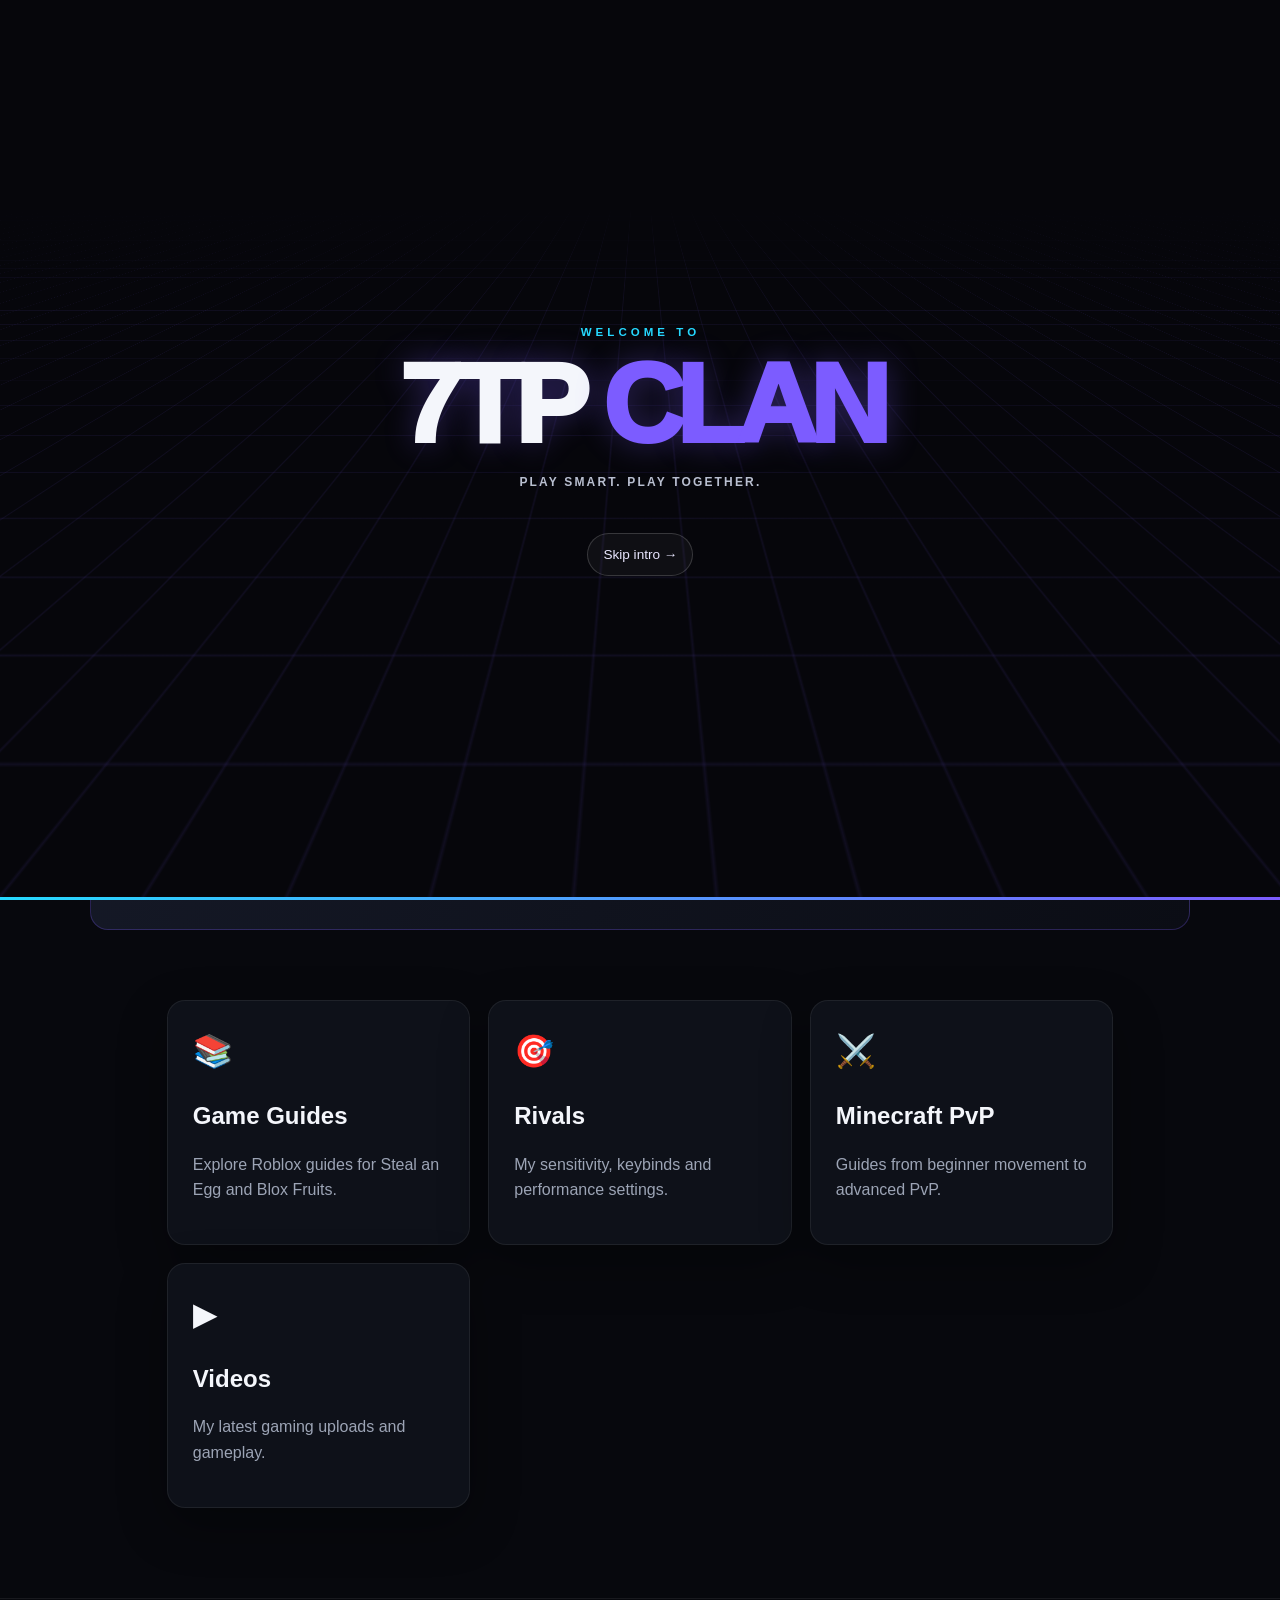
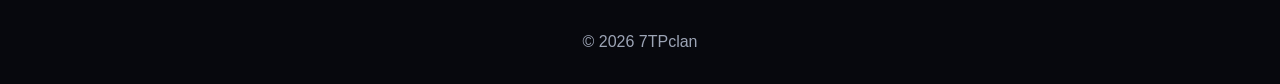
<file: index.html>
<!DOCTYPE html>
<html lang="en">
<head>
<meta charset="UTF-8"><meta name="viewport" content="width=device-width,initial-scale=1.0">
<title>7TPclan</title><link rel="stylesheet" href="style.css">
</head>
<body>
<div class="intro-overlay" id="introOverlay" aria-label="7TPclan intro" role="dialog" aria-modal="true">
  <div class="intro-grid" aria-hidden="true"></div>
  <div class="intro-content">
    <p class="intro-eyebrow">WELCOME TO</p>
    <div class="intro-logo">7TP <span>CLAN</span></div>
    <p class="intro-tagline">PLAY SMART. PLAY TOGETHER.</p>
    <button class="intro-skip" id="skipIntro" type="button">Skip intro <span aria-hidden="true">→</span></button>
  </div>
  <div class="intro-progress" aria-hidden="true"><span></span></div>
</div>
<header><a class="logo" href="index.html">7TP <span>CLAN</span></a>
<nav>
<a class="active" href="index.html">Home</a>
<a href="rivals.html">Rivals</a>
<a href="tryouts.html">Tryouts</a>
<a href="minecraft.html">Minecraft PvP</a>
<a href="game-guides.html">Game Guides</a>
    <a href="videos.html">Videos</a>
<a href="about.html">About</a>
</nav></header>
<main class="hero"><div>
<p class="eyebrow">GAMING • GUIDES • CONTENT</p>
<h1>PLAY SMART.<br><span>PLAY EPICAL.</span></h1>
<p class="lead">Welcome to my gaming hub. Find Rivals settings, Minecraft PvP guides, Roblox game guides and the latest videos.</p>
<div class="buttons"><a class="btn" href="rivals.html">View Rivals Settings</a><a class="btn ghost" href="videos.html">Watch My Videos</a></div>
</div><div class="hero-box"><b>7TPclan</b><strong>+</strong><small>RIVALS • MINECRAFT • MORE</small></div></main>
<section class="latest-update" aria-labelledby="latestUpdateTitle">
  <div class="latest-update-copy">
    <p class="eyebrow">SITE NEWS · OCTOBER 2026</p>
    <h2 id="latestUpdateTitle">The site is getting a <span>fresh update.</span></h2>
    <p>We’re polishing mobile navigation, checking links, improving tryout status visibility and adding a new 7TP intro experience.</p>
  </div>
  <span class="update-label">CURRENT RELEASE</span>
</section>
<section class="cards">
<a class="card" href="game-guides.html"><i>📚</i><h2>Game Guides</h2><p>Explore Roblox guides for Steal an Egg and Blox Fruits.</p></a>
<a class="card" href="rivals.html"><i>🎯</i><h2>Rivals</h2><p>My sensitivity, keybinds and performance settings.</p></a>
<a class="card" href="minecraft.html"><i>⚔️</i><h2>Minecraft PvP</h2><p>Guides from beginner movement to advanced PvP.</p></a>
<a class="card" href="videos.html"><i>▶</i><h2>Videos</h2><p>My latest gaming uploads and gameplay.</p></a>
</section>
<footer>© <span id="year"></span> 7TPclan</footer><script src="script.js"></script>
</body></html>
</file>
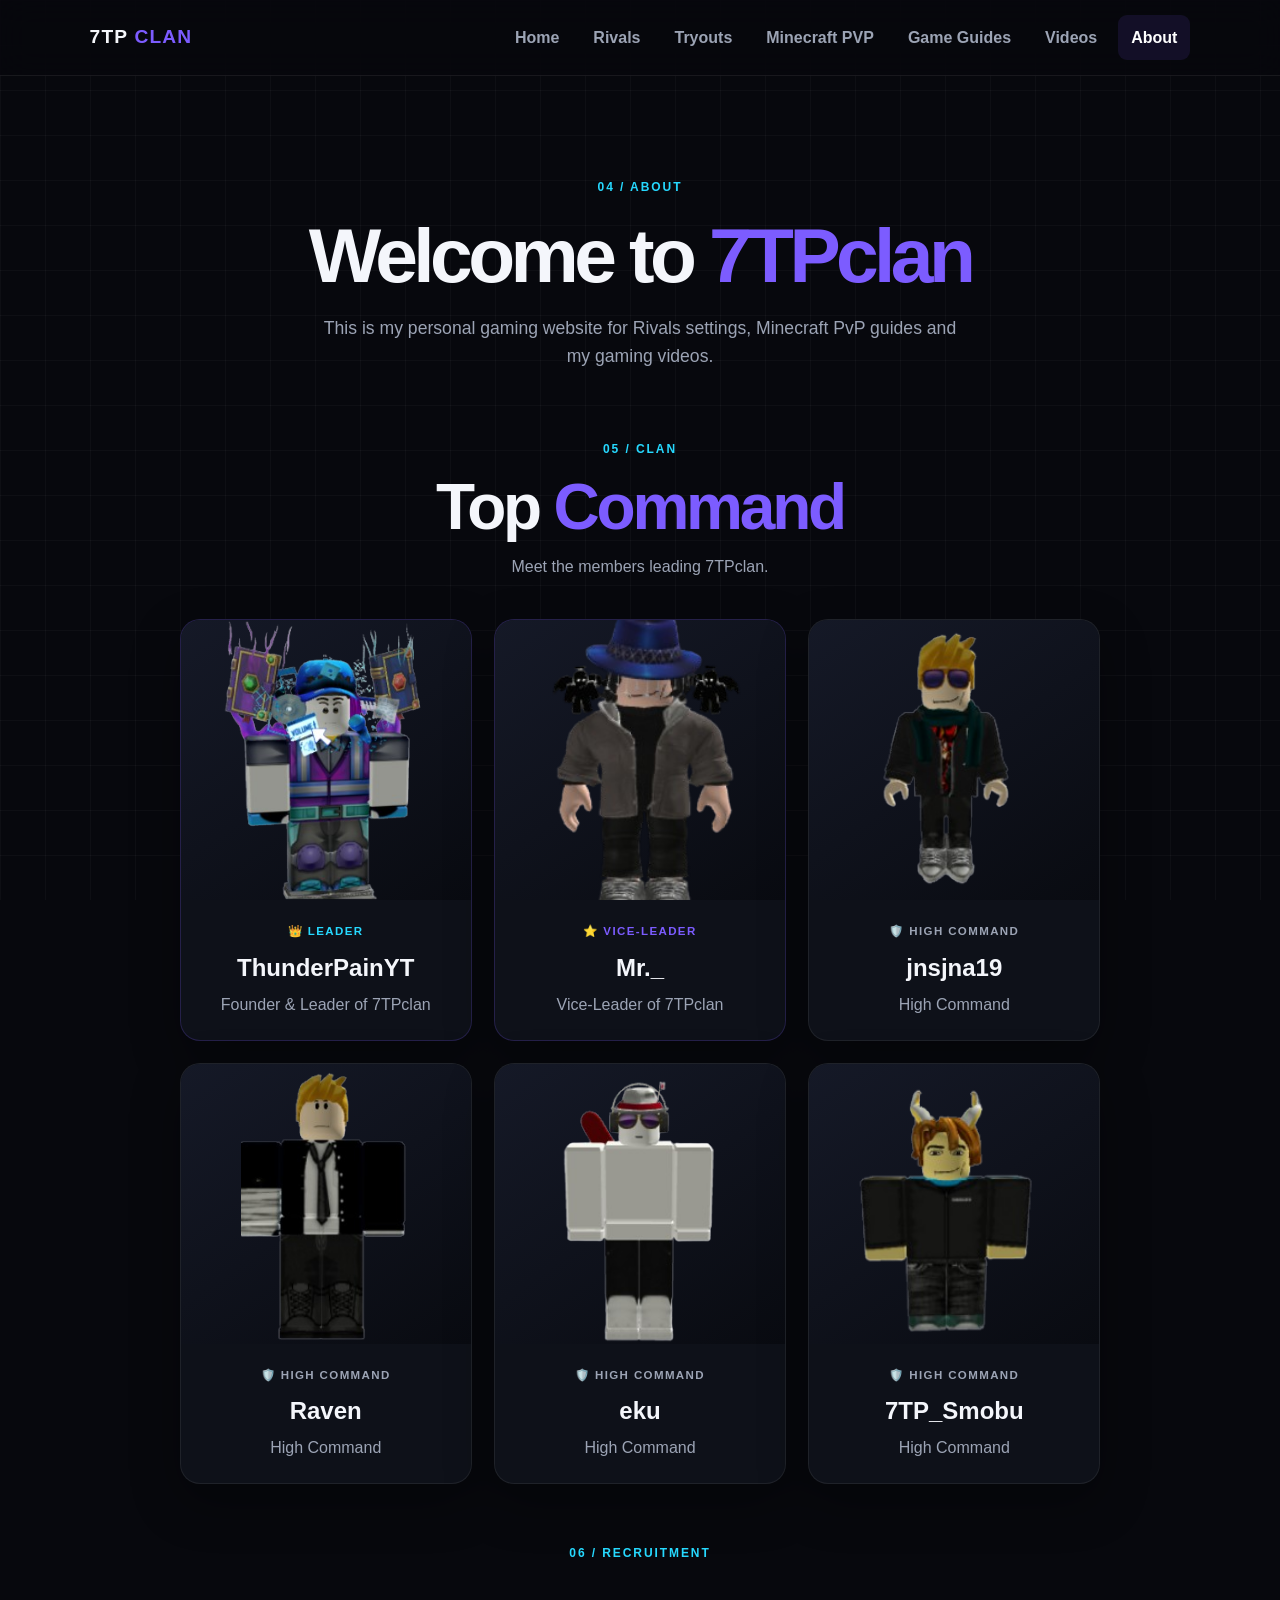
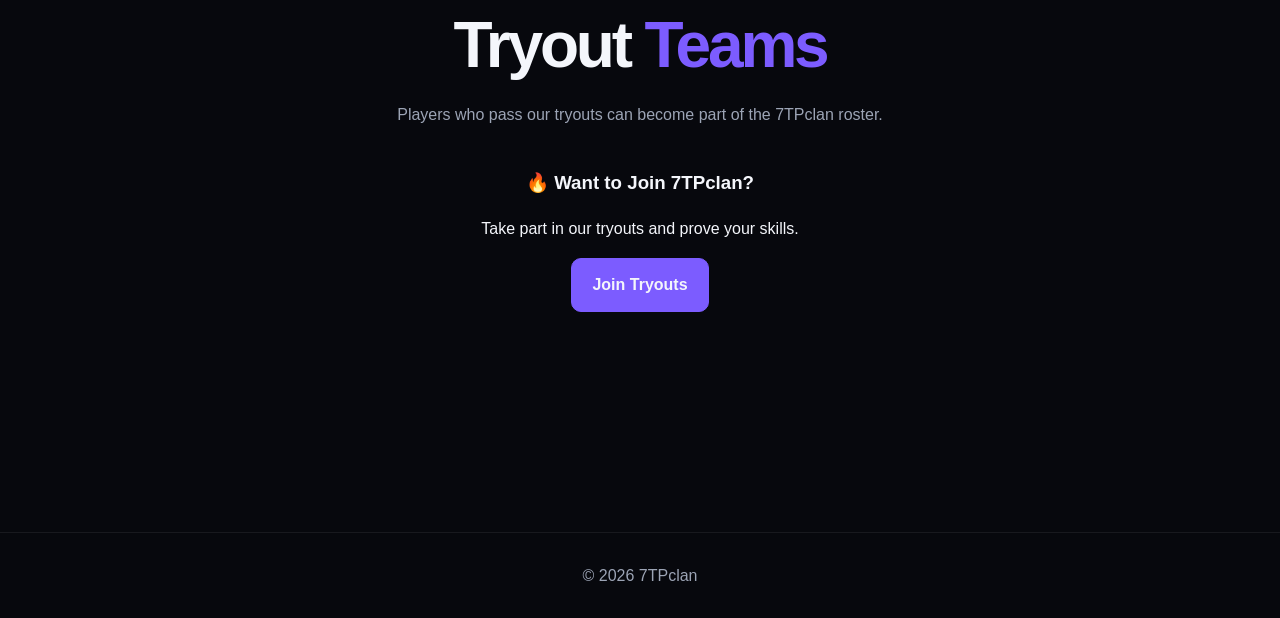
<file: about.html>
<!DOCTYPE html>
<html lang="en">

<head>
  <meta charset="UTF-8">
  <meta name="viewport" content="width=device-width,initial-scale=1.0">
  <title>About | 7TPclan</title>
  <link rel="stylesheet" href="style.css">
</head>

<body>

<header>
  <a class="logo" href="index.html">7TP <span>CLAN</span></a>

  <nav>
    <a href="index.html">Home</a>
    <a href="rivals.html">Rivals</a>
    <a href="tryouts.html">Tryouts</a>
    <a href="minecraft.html">Minecraft PVP</a>
    <a href="game-guides.html">Game Guides</a>
    <a href="videos.html">Videos</a>
    <a class="active" href="about.html">About</a>
  </nav>
</header>

<main class="page">

  <section class="about">

    <p class="eyebrow">04 / ABOUT</p>

    <h1>Welcome to <span>7TPclan</span></h1>

    <p class="lead">
      This is my personal gaming website for Rivals settings,
      Minecraft PvP guides and my gaming videos.
    </p>

  </section>


  <section class="clan-members">

    <p class="eyebrow">05 / CLAN</p>

    <h2>Top <span>Command</span></h2>

    <p class="section-lead">
      Meet the members leading 7TPclan.
    </p>


    <div class="member-grid">


      <!-- LEADER -->

      <article class="member-card featured">

        <div class="member-photo">
          <img src="images/thunderpainyt.png" alt="ThunderPainYT">
        </div>

        <div class="member-info">

          <p class="member-role leader">
            👑 LEADER
          </p>

          <h3>ThunderPainYT</h3>

          <p>
            Founder & Leader of 7TPclan
          </p>

        </div>

      </article>


      <!-- VICE LEADER -->

      <article class="member-card featured">

        <div class="member-photo">
          <img src="images/mr.png" alt="Mr._">
        </div>

        <div class="member-info">

          <p class="member-role vice">
            ⭐ VICE-LEADER
          </p>

          <h3>Mr._</h3>

          <p>
            Vice-Leader of 7TPclan
          </p>

        </div>

      </article>


      <!-- HIGH COMMAND -->

      <article class="member-card">

        <div class="member-photo">
          <img src="images/jnsjna19.png" alt="jnsjna19">
        </div>

        <div class="member-info">

          <p class="member-role command">
            🛡️ HIGH COMMAND
          </p>

          <h3>jnsjna19</h3>

          <p>
            High Command
          </p>

        </div>

      </article>


      <article class="member-card">

        <div class="member-photo">
          <img src="images/raven.png" alt="Raven">
        </div>

        <div class="member-info">

          <p class="member-role command">
            🛡️ HIGH COMMAND
          </p>

          <h3>Raven</h3>

          <p>
            High Command
          </p>

        </div>

      </article>


      <article class="member-card">

        <div class="member-photo">
          <img src="images/eku.png" alt="eku">
        </div>

        <div class="member-info">

          <p class="member-role command">
            🛡️ HIGH COMMAND
          </p>

          <h3>eku</h3>

          <p>
            High Command
          </p>

        </div>

      </article>


      <article class="member-card">

        <div class="member-photo">
          <img src="images/7tp_smobu.png" alt="7TP_Smobu">
        </div>

        <div class="member-info">

          <p class="member-role command">
            🛡️ HIGH COMMAND
          </p>

          <h3>7TP_Smobu</h3>

          <p>
            High Command
          </p>

        </div>

      </article>

    </div>


    <!-- TRYOUT TEAMS -->

    <div class="tryout-section">

      <p class="eyebrow">06 / RECRUITMENT</p>

      <h2>Tryout <span>Teams</span></h2>

      <p class="section-lead">
        Players who pass our tryouts can become part of the 7TPclan roster.
      </p>

      <div class="tryout-box">

        <h3>🔥 Want to Join 7TPclan?</h3>

        <p>
          Take part in our tryouts and prove your skills.
        </p>

        <a class="btn" href="https://discord.gg/34actxyrEx">
          Join Tryouts
        </a>

      </div>

    </div>

  </section>

</main>

<footer>
  © <span id="year"></span> 7TPclan
</footer>

<script src="script.js"></script>

</body>
</html>
</file>
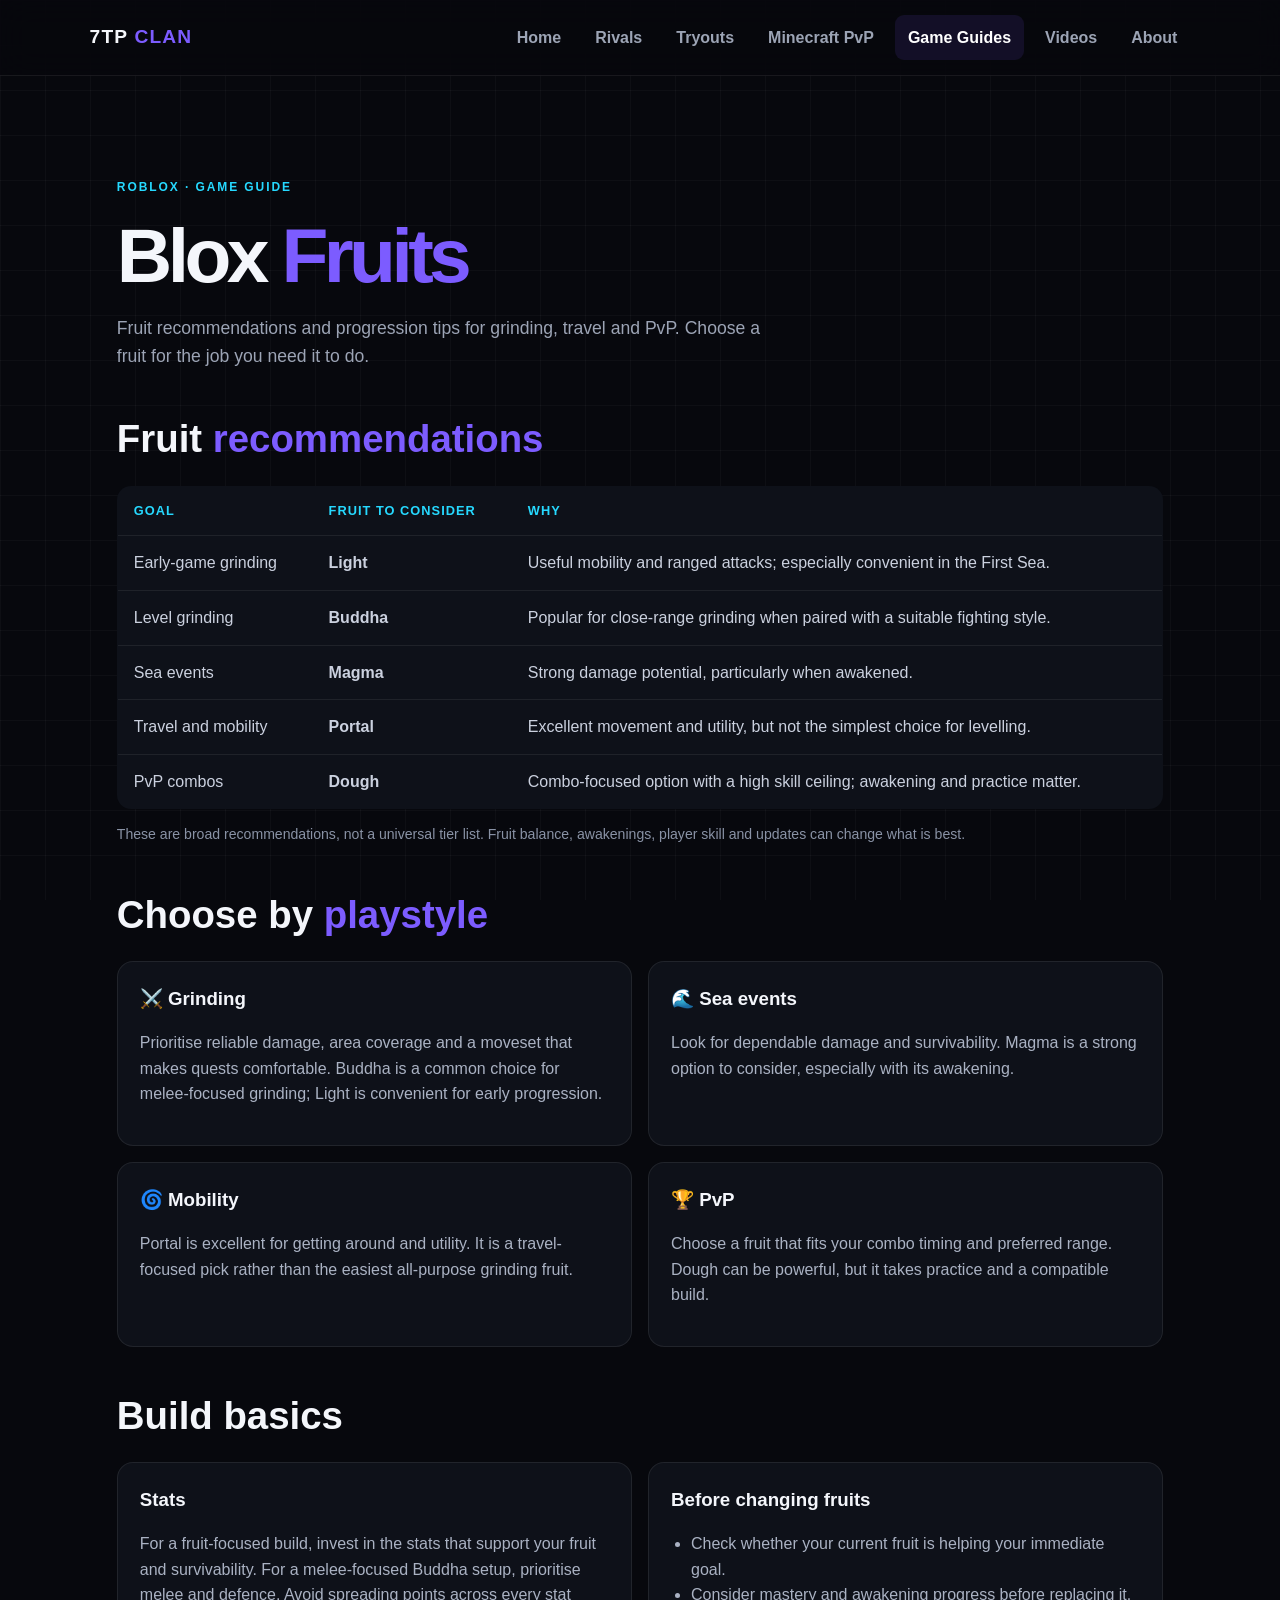
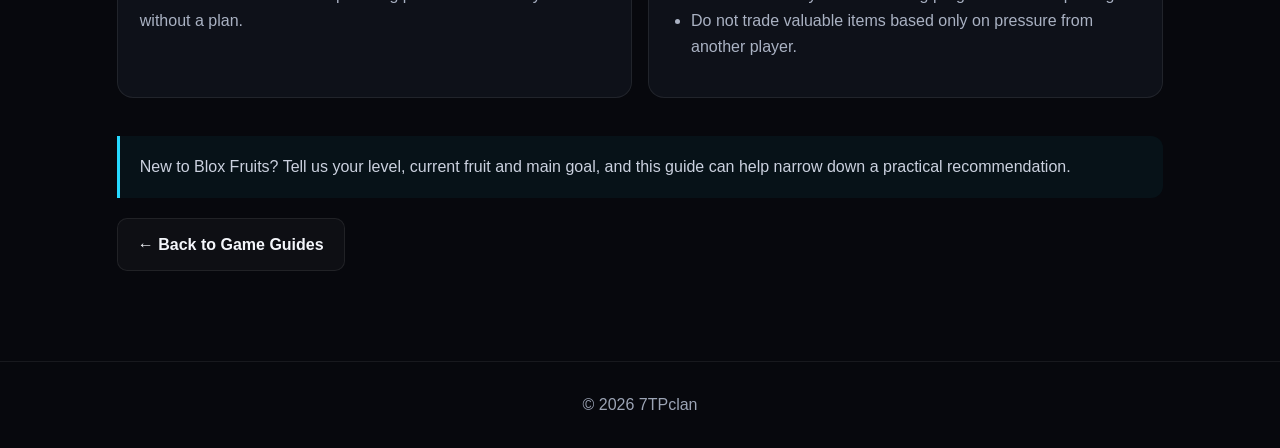
<file: blox-fruits.html>
<!DOCTYPE html>
<html lang="en"><head><meta charset="UTF-8"><meta name="viewport" content="width=device-width,initial-scale=1.0"><meta name="description" content="7TPclan Blox Fruits guide with fruit recommendations for grinding, PvP and mobility."><title>Blox Fruits Guide | 7TPclan</title><link rel="stylesheet" href="style.css"></head>
<body><header><a class="logo" href="index.html">7TP <span>CLAN</span></a><nav><a href="index.html">Home</a><a href="rivals.html">Rivals</a><a href="tryouts.html">Tryouts</a><a href="minecraft.html">Minecraft PvP</a><a class="active" href="game-guides.html">Game Guides</a><a href="videos.html">Videos</a><a href="about.html">About</a></nav></header>
<main class="page">
<p class="eyebrow">ROBLOX · GAME GUIDE</p><h1>Blox <span>Fruits</span></h1><p class="lead">Fruit recommendations and progression tips for grinding, travel and PvP. Choose a fruit for the job you need it to do.</p>
<section class="guide-section"><h2>Fruit <span>recommendations</span></h2><table class="fruit-table"><thead><tr><th>Goal</th><th>Fruit to consider</th><th>Why</th></tr></thead><tbody>
<tr><td>Early-game grinding</td><td><b>Light</b></td><td>Useful mobility and ranged attacks; especially convenient in the First Sea.</td></tr>
<tr><td>Level grinding</td><td><b>Buddha</b></td><td>Popular for close-range grinding when paired with a suitable fighting style.</td></tr>
<tr><td>Sea events</td><td><b>Magma</b></td><td>Strong damage potential, particularly when awakened.</td></tr>
<tr><td>Travel and mobility</td><td><b>Portal</b></td><td>Excellent movement and utility, but not the simplest choice for levelling.</td></tr>
<tr><td>PvP combos</td><td><b>Dough</b></td><td>Combo-focused option with a high skill ceiling; awakening and practice matter.</td></tr>
</tbody></table><p class="guide-disclaimer">These are broad recommendations, not a universal tier list. Fruit balance, awakenings, player skill and updates can change what is best.</p></section>
<section class="guide-section"><h2>Choose by <span>playstyle</span></h2><div class="guide-columns">
<article class="guide-panel"><h3>⚔️ Grinding</h3><p>Prioritise reliable damage, area coverage and a moveset that makes quests comfortable. Buddha is a common choice for melee-focused grinding; Light is convenient for early progression.</p></article>
<article class="guide-panel"><h3>🌊 Sea events</h3><p>Look for dependable damage and survivability. Magma is a strong option to consider, especially with its awakening.</p></article>
<article class="guide-panel"><h3>🌀 Mobility</h3><p>Portal is excellent for getting around and utility. It is a travel-focused pick rather than the easiest all-purpose grinding fruit.</p></article>
<article class="guide-panel"><h3>🏆 PvP</h3><p>Choose a fruit that fits your combo timing and preferred range. Dough can be powerful, but it takes practice and a compatible build.</p></article>
</div></section>
<section class="guide-section"><h2>Build basics</h2><div class="guide-columns">
<article class="guide-panel"><h3>Stats</h3><p>For a fruit-focused build, invest in the stats that support your fruit and survivability. For a melee-focused Buddha setup, prioritise melee and defence. Avoid spreading points across every stat without a plan.</p></article>
<article class="guide-panel"><h3>Before changing fruits</h3><ul><li>Check whether your current fruit is helping your immediate goal.</li><li>Consider mastery and awakening progress before replacing it.</li><li>Do not trade valuable items based only on pressure from another player.</li></ul></article>
</div></section>
<div class="guide-note">New to Blox Fruits? Tell us your level, current fruit and main goal, and this guide can help narrow down a practical recommendation.</div>
<a class="btn ghost" href="game-guides.html">← Back to Game Guides</a>
</main><footer>© <span id="year"></span> 7TPclan</footer><script src="script.js"></script></body></html>
</file>
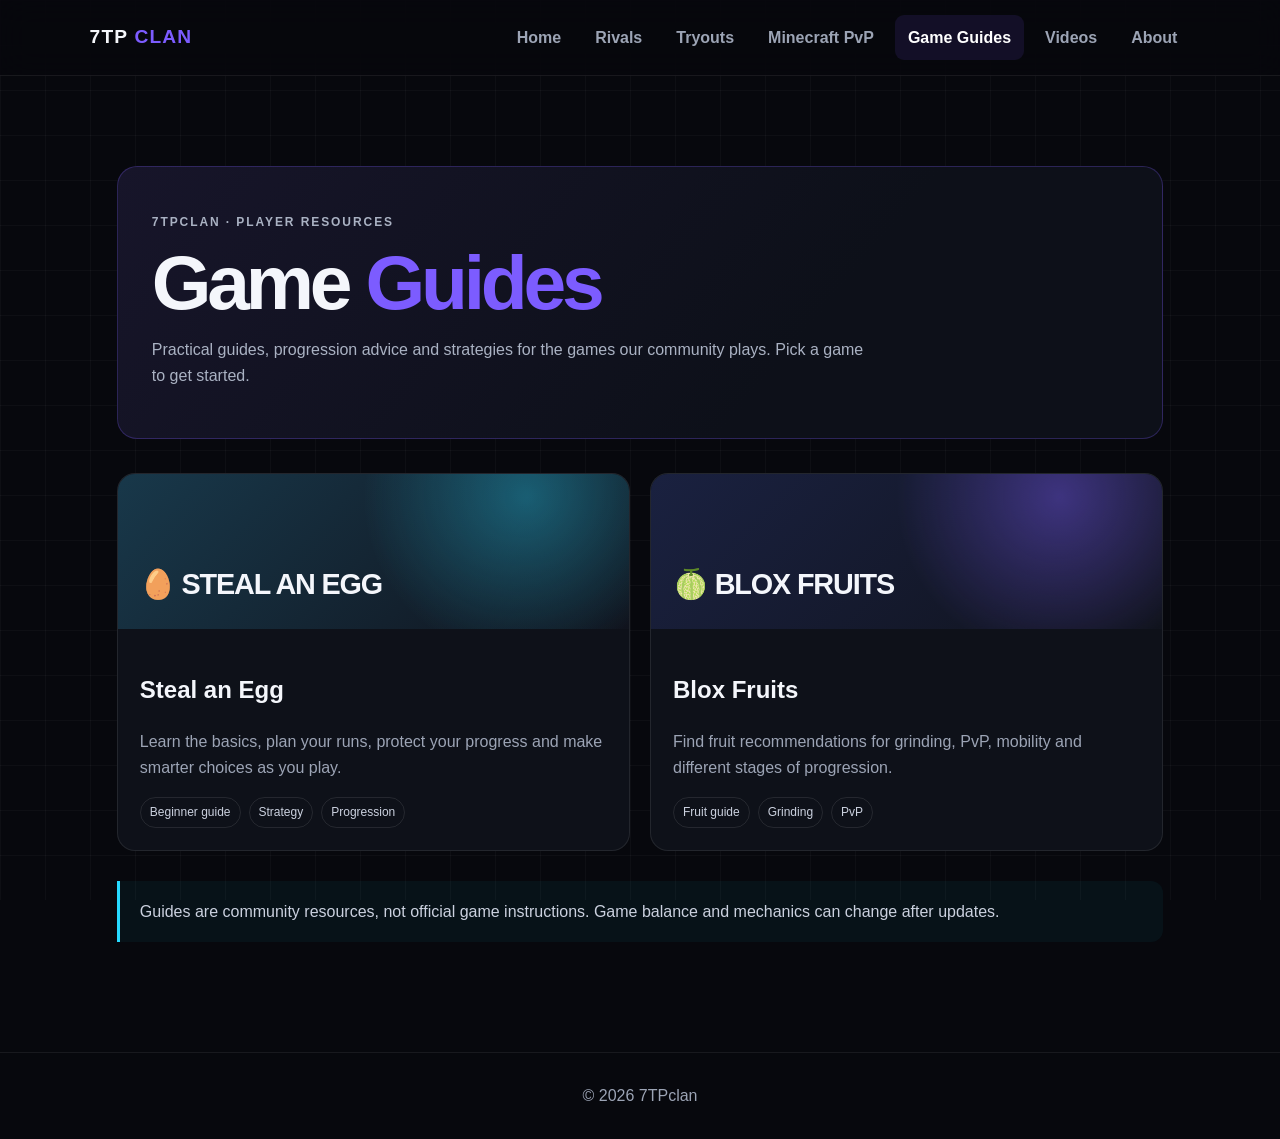
<file: game-guides.html>
<!DOCTYPE html>
<html lang="en"><head><meta charset="UTF-8"><meta name="viewport" content="width=device-width,initial-scale=1.0"><meta name="description" content="7TPclan gaming guides for Roblox Steal an Egg and Blox Fruits."><title>Game Guides | 7TPclan</title><link rel="stylesheet" href="style.css"></head>
<body>
<header><a class="logo" href="index.html">7TP <span>CLAN</span></a><nav><a href="index.html">Home</a><a href="rivals.html">Rivals</a><a href="tryouts.html">Tryouts</a><a href="minecraft.html">Minecraft PvP</a><a class="active" href="game-guides.html">Game Guides</a><a href="videos.html">Videos</a><a href="about.html">About</a></nav></header>
<main class="page">
<section class="guide-hero"><p class="eyebrow">7TPCLAN · PLAYER RESOURCES</p><h1>Game <span>Guides</span></h1><p>Practical guides, progression advice and strategies for the games our community plays. Pick a game to get started.</p></section>
<section class="guide-grid">
<a class="guide-card" href="steal-an-egg.html"><div class="guide-card-art egg"><b>🥚 STEAL AN EGG</b></div><div class="guide-card-copy"><h2>Steal an Egg</h2><p>Learn the basics, plan your runs, protect your progress and make smarter choices as you play.</p><div class="guide-tags"><span>Beginner guide</span><span>Strategy</span><span>Progression</span></div></div></a>
<a class="guide-card" href="blox-fruits.html"><div class="guide-card-art"><b>🍈 BLOX FRUITS</b></div><div class="guide-card-copy"><h2>Blox Fruits</h2><p>Find fruit recommendations for grinding, PvP, mobility and different stages of progression.</p><div class="guide-tags"><span>Fruit guide</span><span>Grinding</span><span>PvP</span></div></div></a>
</section>
<div class="guide-note">Guides are community resources, not official game instructions. Game balance and mechanics can change after updates.</div>
</main><footer>© <span id="year"></span> 7TPclan</footer><script src="script.js"></script></body></html>
</file>
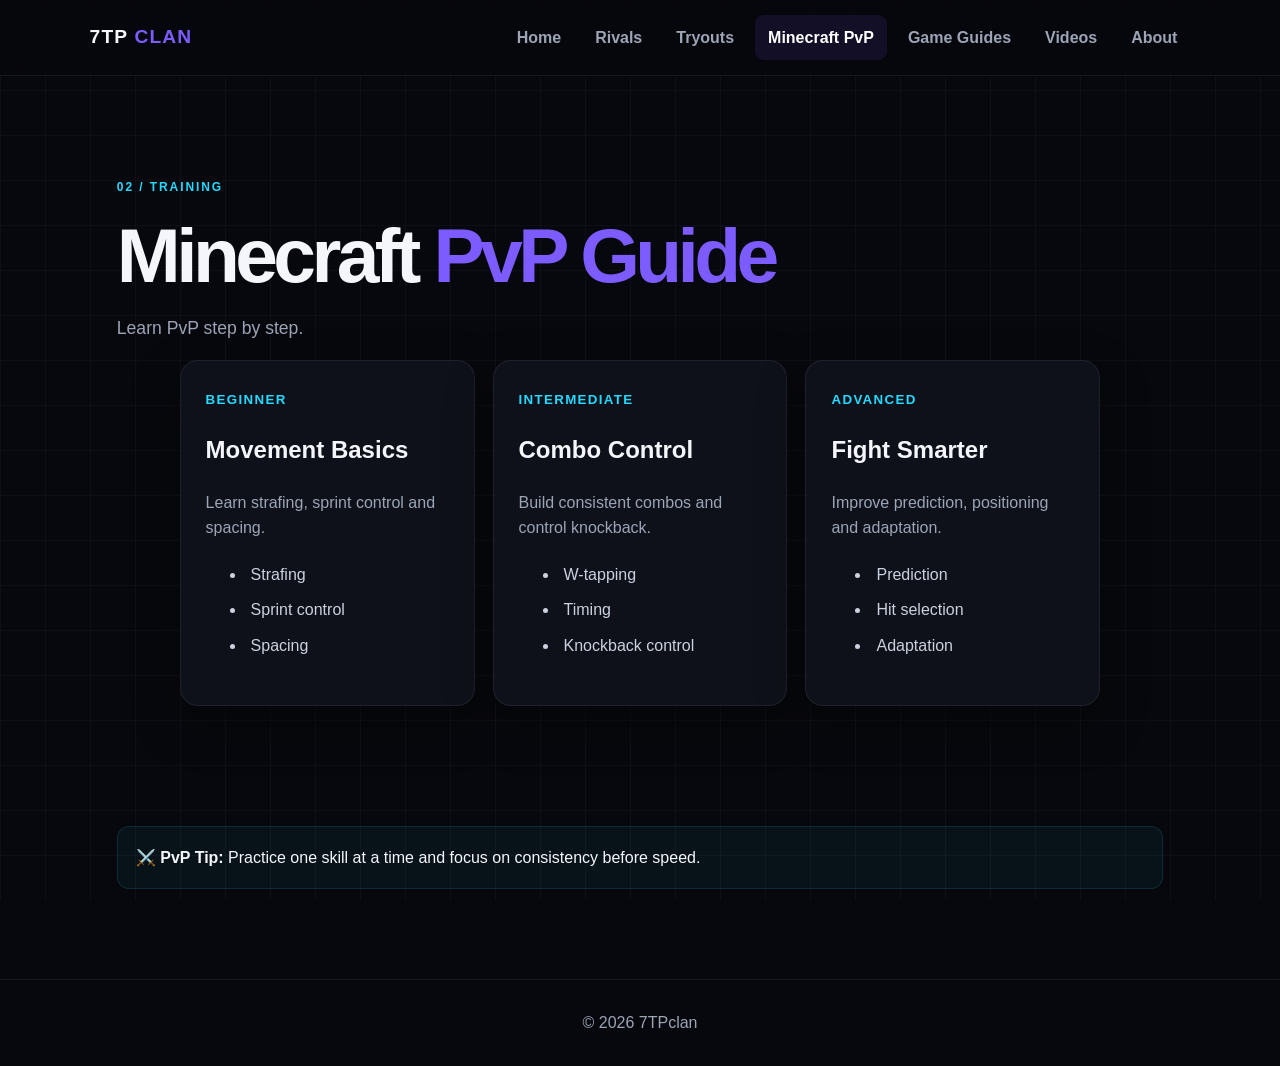
<file: minecraft.html>
<!DOCTYPE html><html lang="en"><head><meta charset="UTF-8"><meta name="viewport" content="width=device-width,initial-scale=1.0"><title>Minecraft PvP | 7TPclan</title><link rel="stylesheet" href="style.css"></head>
<body><header><a class="logo" href="index.html">7TP <span>CLAN</span></a><nav><a href="index.html">Home</a><a href="rivals.html">Rivals</a><a href="tryouts.html">Tryouts</a><a class="active" href="minecraft.html">Minecraft PvP</a><a href="game-guides.html">Game Guides</a>
    <a href="videos.html">Videos</a><a href="about.html">About</a></nav></header>
<main class="page"><p class="eyebrow">02 / TRAINING</p><h1>Minecraft <span>PvP Guide</span></h1><p class="lead">Learn PvP step by step.</p>
<div class="grid"><article class="panel"><small>BEGINNER</small><h2>Movement Basics</h2><p>Learn strafing, sprint control and spacing.</p><ul><li>Strafing</li><li>Sprint control</li><li>Spacing</li></ul></article>
<article class="panel"><small>INTERMEDIATE</small><h2>Combo Control</h2><p>Build consistent combos and control knockback.</p><ul><li>W-tapping</li><li>Timing</li><li>Knockback control</li></ul></article>
<article class="panel"><small>ADVANCED</small><h2>Fight Smarter</h2><p>Improve prediction, positioning and adaptation.</p><ul><li>Prediction</li><li>Hit selection</li><li>Adaptation</li></ul></article></div>
<div class="tip"><b>⚔️ PvP Tip:</b> Practice one skill at a time and focus on consistency before speed.</div></main><footer>© <span id="year"></span> 7TPclan</footer><script src="script.js"></script></body></html>
</file>
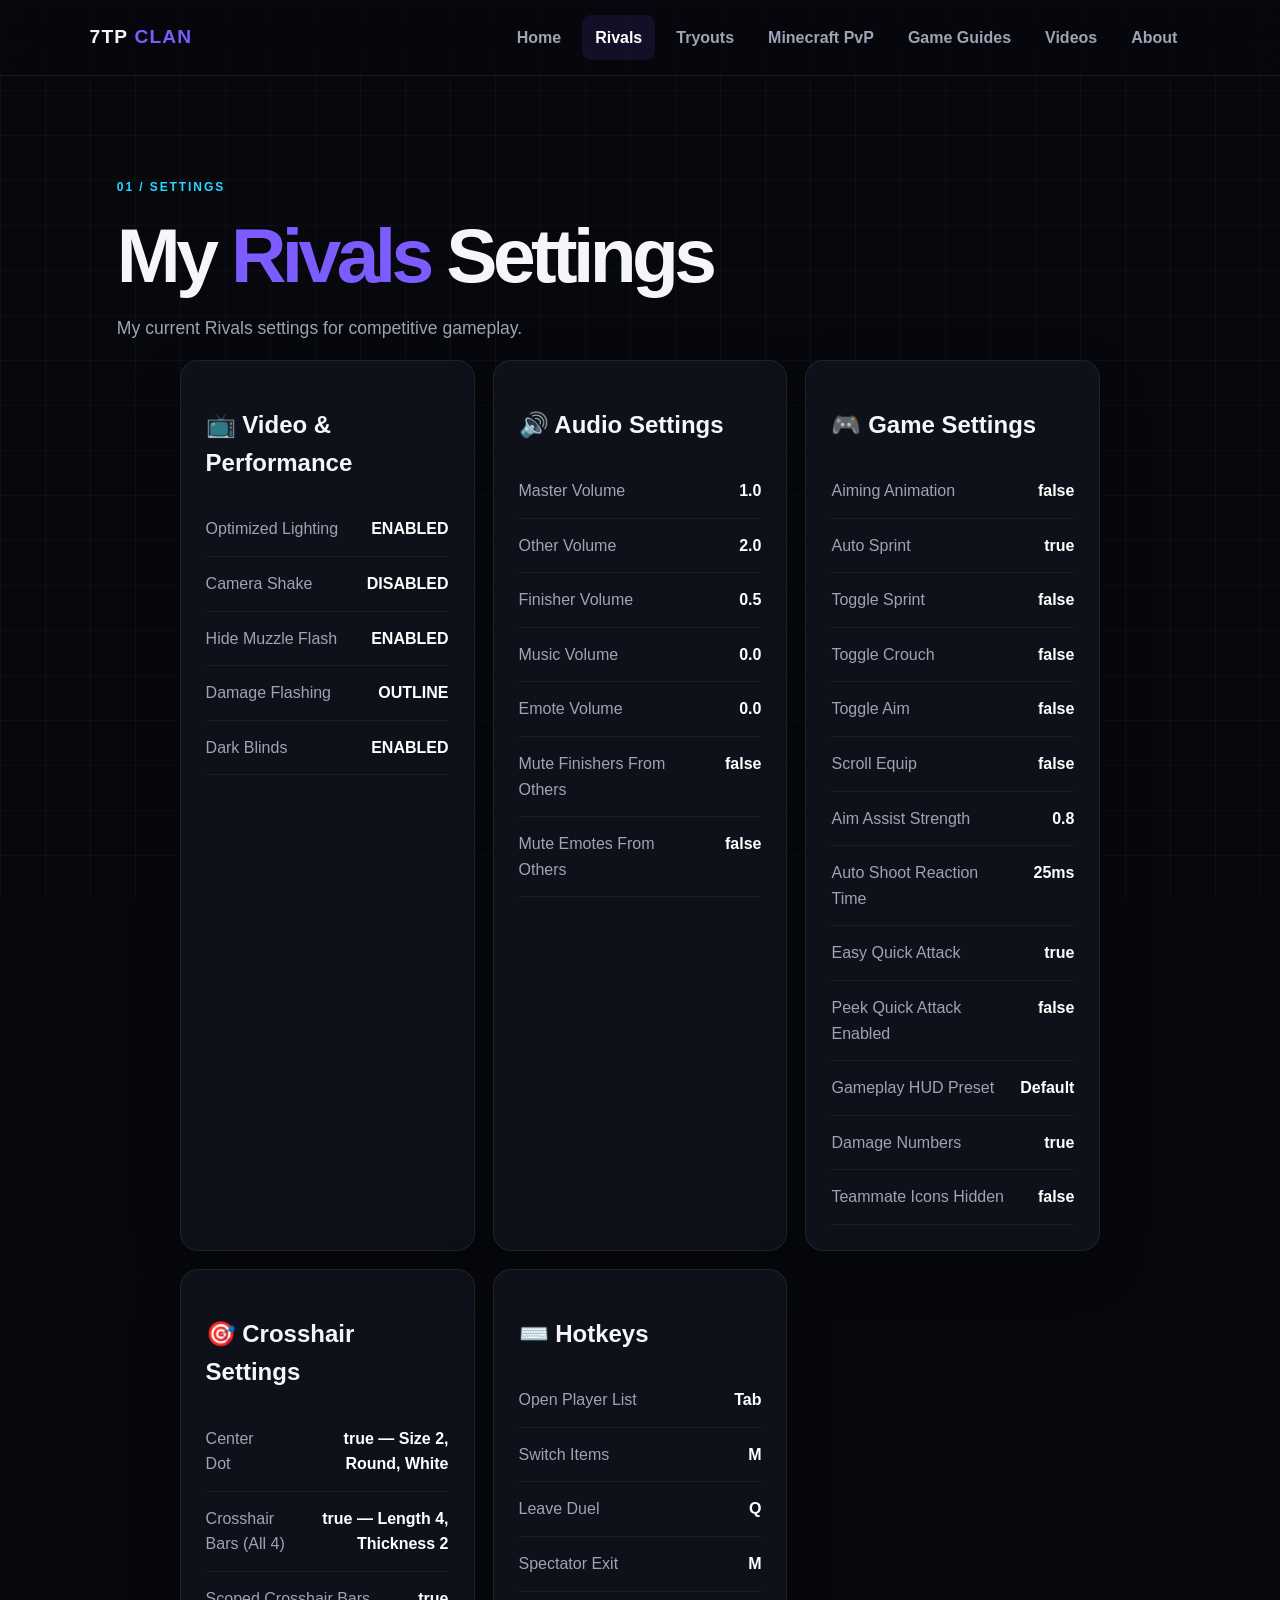
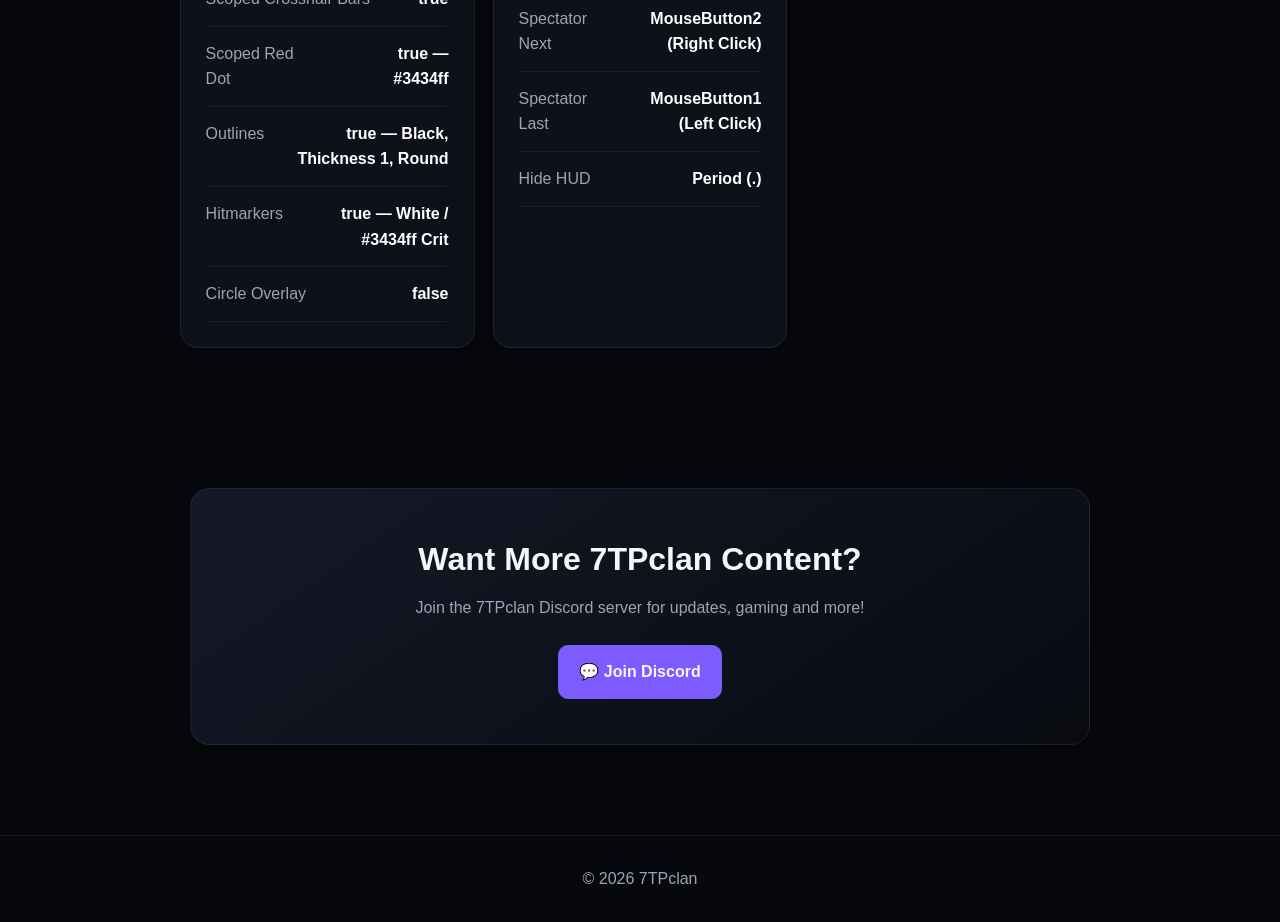
<file: rivals.html>
<!DOCTYPE html>
<html lang="en">

<head>
  <meta charset="UTF-8">
  <meta name="viewport" content="width=device-width,initial-scale=1.0">
  <title>Rivals | 7TPclan</title>
  <link rel="stylesheet" href="style.css">
</head>

<body>

<header>
  <a class="logo" href="index.html">7TP <span>CLAN</span></a>

  <nav>
    <a href="index.html">Home</a>
    <a class="active" href="rivals.html">Rivals</a>
    <a href="tryouts.html">Tryouts</a>
    <a href="minecraft.html">Minecraft PvP</a>
    <a href="game-guides.html">Game Guides</a>
    <a href="videos.html">Videos</a>
    <a href="about.html">About</a>
  </nav>
</header>

<main class="page">

  <p class="eyebrow">01 / SETTINGS</p>

  <h1>My <span>Rivals</span> Settings</h1>

  <p class="lead">
    My current Rivals settings for competitive gameplay.
  </p>

  <div class="grid">

    <article class="panel">
      <h2>📺 Video &amp; Performance</h2>

      <div>Optimized Lighting <b>ENABLED</b></div>
      <div>Camera Shake <b>DISABLED</b></div>
      <div>Hide Muzzle Flash <b>ENABLED</b></div>
      <div>Damage Flashing <b>OUTLINE</b></div>
      <div>Dark Blinds <b>ENABLED</b></div>
    </article>

    <article class="panel">
      <h2>🔊 Audio Settings</h2>

      <div>Master Volume <b>1.0</b></div>
      <div>Other Volume <b>2.0</b></div>
      <div>Finisher Volume <b>0.5</b></div>
      <div>Music Volume <b>0.0</b></div>
      <div>Emote Volume <b>0.0</b></div>
      <div>Mute Finishers From Others <b>false</b></div>
      <div>Mute Emotes From Others <b>false</b></div>
    </article>

    <article class="panel">
      <h2>🎮 Game Settings</h2>

      <div>Aiming Animation <b>false</b></div>
      <div>Auto Sprint <b>true</b></div>
      <div>Toggle Sprint <b>false</b></div>
      <div>Toggle Crouch <b>false</b></div>
      <div>Toggle Aim <b>false</b></div>
      <div>Scroll Equip <b>false</b></div>
      <div>Aim Assist Strength <b>0.8</b></div>
      <div>Auto Shoot Reaction Time <b>25ms</b></div>
      <div>Easy Quick Attack <b>true</b></div>
      <div>Peek Quick Attack Enabled <b>false</b></div>
      <div>Gameplay HUD Preset <b>Default</b></div>
      <div>Damage Numbers <b>true</b></div>
      <div>Teammate Icons Hidden <b>false</b></div>
    </article>

    <article class="panel">
      <h2>🎯 Crosshair Settings</h2>

      <div>Center Dot <b>true — Size 2, Round, White</b></div>
      <div>Crosshair Bars (All 4) <b>true — Length 4, Thickness 2</b></div>
      <div>Scoped Crosshair Bars <b>true</b></div>
      <div>Scoped Red Dot <b>true — #3434ff</b></div>
      <div>Outlines <b>true — Black, Thickness 1, Round</b></div>
      <div>Hitmarkers <b>true — White / #3434ff Crit</b></div>
      <div>Circle Overlay <b>false</b></div>
    </article>

    <article class="panel">
      <h2>⌨️ Hotkeys</h2>

      <div>Open Player List <b>Tab</b></div>
      <div>Switch Items <b>M</b></div>
      <div>Leave Duel <b>Q</b></div>
      <div>Spectator Exit <b>M</b></div>
      <div>Spectator Next <b>MouseButton2 (Right Click)</b></div>
      <div>Spectator Last <b>MouseButton1 (Left Click)</b></div>
      <div>Hide HUD <b>Period (.)</b></div>
    </article>

  </div>
  <div class="discord-join">
  <h2>Want More 7TPclan Content?</h2>
  <p>Join the 7TPclan Discord server for updates, gaming and more!</p>
  <a class="btn" href="https://discord.gg/34actxyrEx" target="_blank">
    💬 Join Discord
  </a>
</div>

</main>

<footer>
  © <span id="year"></span> 7TPclan
</footer>

<script src="script.js"></script>

</body>
</html>
</file>
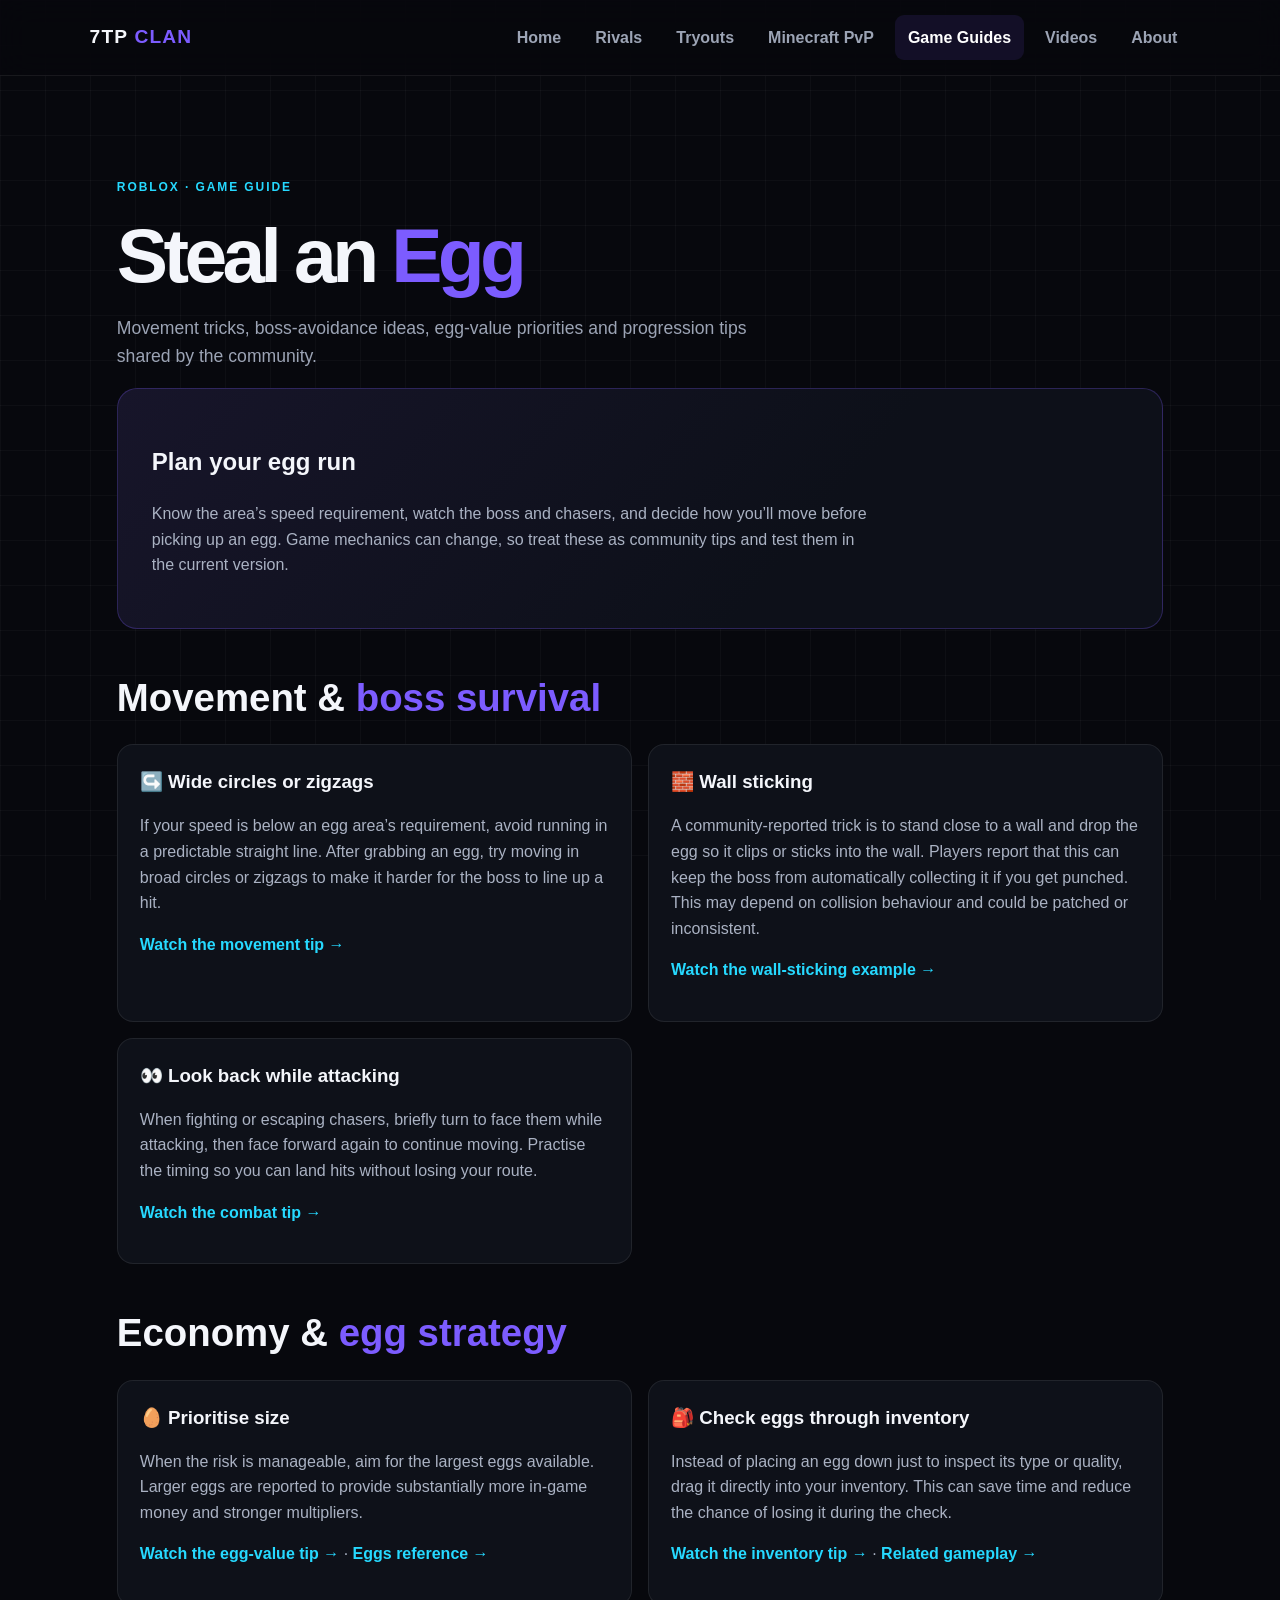
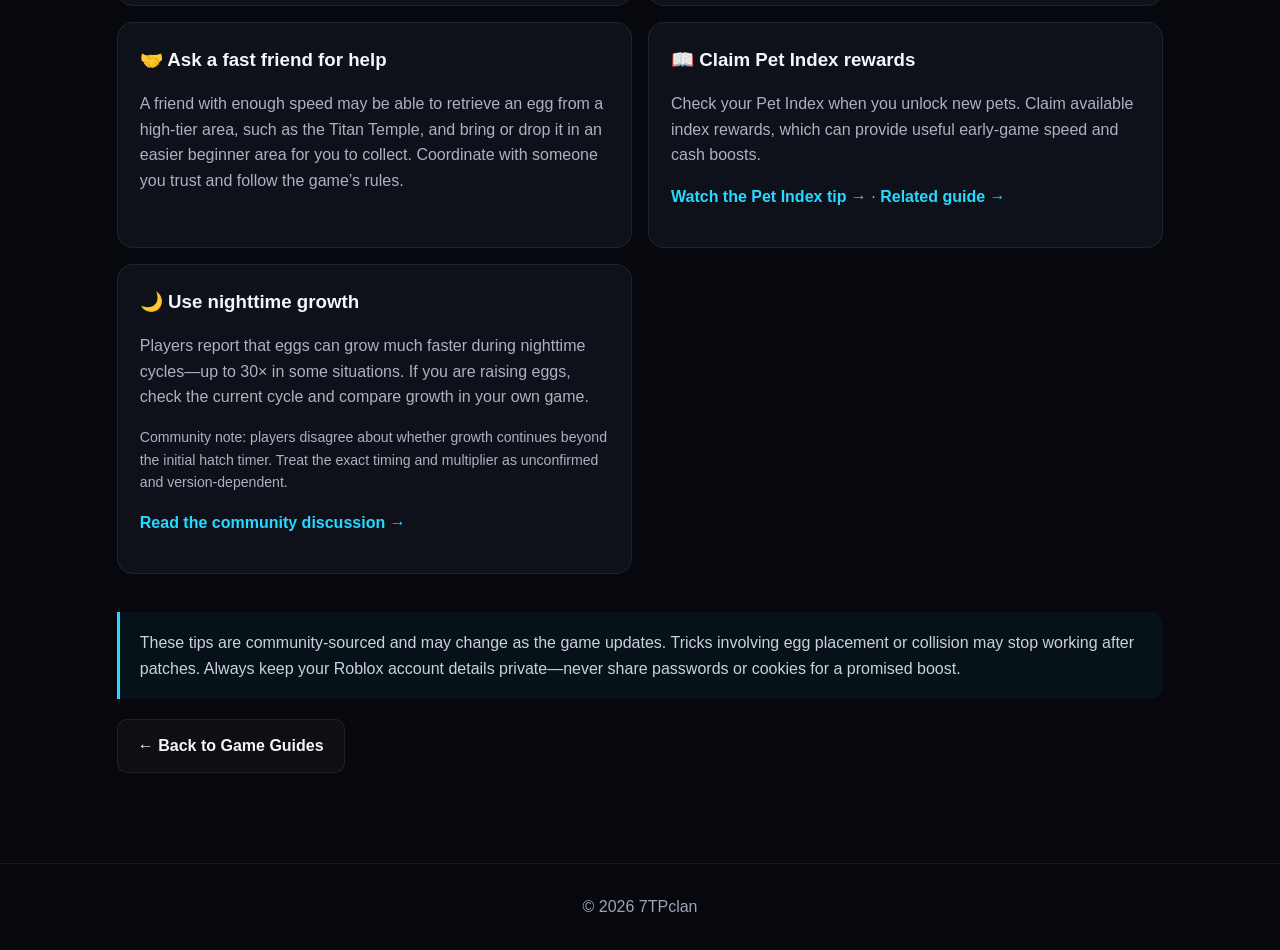
<file: steal-an-egg.html>
<!DOCTYPE html>
<html lang="en"><head><meta charset="UTF-8"><meta name="viewport" content="width=device-width,initial-scale=1.0"><meta name="description" content="A Roblox Steal an Egg guide from 7TPclan with movement, boss-avoidance, egg strategy and progression tips."><title>Steal an Egg Guide | 7TPclan</title><link rel="stylesheet" href="style.css"></head>
<body><header><a class="logo" href="index.html">7TP <span>CLAN</span></a><nav><a href="index.html">Home</a><a href="rivals.html">Rivals</a><a href="tryouts.html">Tryouts</a><a href="minecraft.html">Minecraft PvP</a><a class="active" href="game-guides.html">Game Guides</a><a href="videos.html">Videos</a><a href="about.html">About</a></nav></header>
<main class="page">
<p class="eyebrow">ROBLOX · GAME GUIDE</p><h1>Steal an <span>Egg</span></h1><p class="lead">Movement tricks, boss-avoidance ideas, egg-value priorities and progression tips shared by the community.</p>
<section class="guide-hero"><h2>Plan your egg run</h2><p>Know the area’s speed requirement, watch the boss and chasers, and decide how you’ll move before picking up an egg. Game mechanics can change, so treat these as community tips and test them in the current version.</p></section>

<section class="guide-section"><h2>Movement &amp; <span>boss survival</span></h2><div class="guide-columns">
<article class="guide-panel"><h3>↪️ Wide circles or zigzags</h3><p>If your speed is below an egg area’s requirement, avoid running in a predictable straight line. After grabbing an egg, try moving in broad circles or zigzags to make it harder for the boss to line up a hit.</p><p><a class="link" href="https://www.youtube.com/watch?v=QvJDRoOPJkg" target="_blank" rel="noopener noreferrer">Watch the movement tip →</a></p></article>
<article class="guide-panel"><h3>🧱 Wall sticking</h3><p>A community-reported trick is to stand close to a wall and drop the egg so it clips or sticks into the wall. Players report that this can keep the boss from automatically collecting it if you get punched. This may depend on collision behaviour and could be patched or inconsistent.</p><p><a class="link" href="https://www.youtube.com/watch?v=mPWQpf2_7Xs&amp;t=80" target="_blank" rel="noopener noreferrer">Watch the wall-sticking example →</a></p></article>
<article class="guide-panel"><h3>👀 Look back while attacking</h3><p>When fighting or escaping chasers, briefly turn to face them while attacking, then face forward again to continue moving. Practise the timing so you can land hits without losing your route.</p><p><a class="link" href="https://www.youtube.com/watch?v=QvJDRoOPJkg" target="_blank" rel="noopener noreferrer">Watch the combat tip →</a></p></article>
</div></section>

<section class="guide-section"><h2>Economy &amp; <span>egg strategy</span></h2><div class="guide-columns">
<article class="guide-panel"><h3>🥚 Prioritise size</h3><p>When the risk is manageable, aim for the largest eggs available. Larger eggs are reported to provide substantially more in-game money and stronger multipliers.</p><p><a class="link" href="https://www.youtube.com/watch?v=LpIOgld1e7Y&amp;t=28" target="_blank" rel="noopener noreferrer">Watch the egg-value tip →</a> · <a class="link" href="https://stealanegg.fandom.com/wiki/Eggs" target="_blank" rel="noopener noreferrer">Eggs reference →</a></p></article>
<article class="guide-panel"><h3>🎒 Check eggs through inventory</h3><p>Instead of placing an egg down just to inspect its type or quality, drag it directly into your inventory. This can save time and reduce the chance of losing it during the check.</p><p><a class="link" href="https://www.youtube.com/watch?v=KrqB25Cqgms&amp;t=49" target="_blank" rel="noopener noreferrer">Watch the inventory tip →</a> · <a class="link" href="https://www.youtube.com/watch?v=QvJDRoOPJkg" target="_blank" rel="noopener noreferrer">Related gameplay →</a></p></article>
<article class="guide-panel"><h3>🤝 Ask a fast friend for help</h3><p>A friend with enough speed may be able to retrieve an egg from a high-tier area, such as the Titan Temple, and bring or drop it in an easier beginner area for you to collect. Coordinate with someone you trust and follow the game’s rules.</p></article>
<article class="guide-panel"><h3>📖 Claim Pet Index rewards</h3><p>Check your Pet Index when you unlock new pets. Claim available index rewards, which can provide useful early-game speed and cash boosts.</p><p><a class="link" href="https://www.youtube.com/shorts/hmM_4hvtMao" target="_blank" rel="noopener noreferrer">Watch the Pet Index tip →</a> · <a class="link" href="https://www.youtube.com/watch?v=LpIOgld1e7Y&amp;t=28" target="_blank" rel="noopener noreferrer">Related guide →</a></p></article>
<article class="guide-panel"><h3>🌙 Use nighttime growth</h3><p>Players report that eggs can grow much faster during nighttime cycles—up to 30× in some situations. If you are raising eggs, check the current cycle and compare growth in your own game.</p><p class="guide-disclaimer">Community note: players disagree about whether growth continues beyond the initial hatch timer. Treat the exact timing and multiplier as unconfirmed and version-dependent.</p><p><a class="link" href="https://www.reddit.com/r/Roonby/comments/1vtwe5a/5_ways_to_get_huge_eggs_fast_in_steal_an_egg_guide/" target="_blank" rel="noopener noreferrer">Read the community discussion →</a></p></article>
</div></section>

<div class="guide-note">These tips are community-sourced and may change as the game updates. Tricks involving egg placement or collision may stop working after patches. Always keep your Roblox account details private—never share passwords or cookies for a promised boost.</div>
<a class="btn ghost" href="game-guides.html">← Back to Game Guides</a>
</main><footer>© <span id="year"></span> 7TPclan</footer><script src="script.js"></script></body></html>
</file>
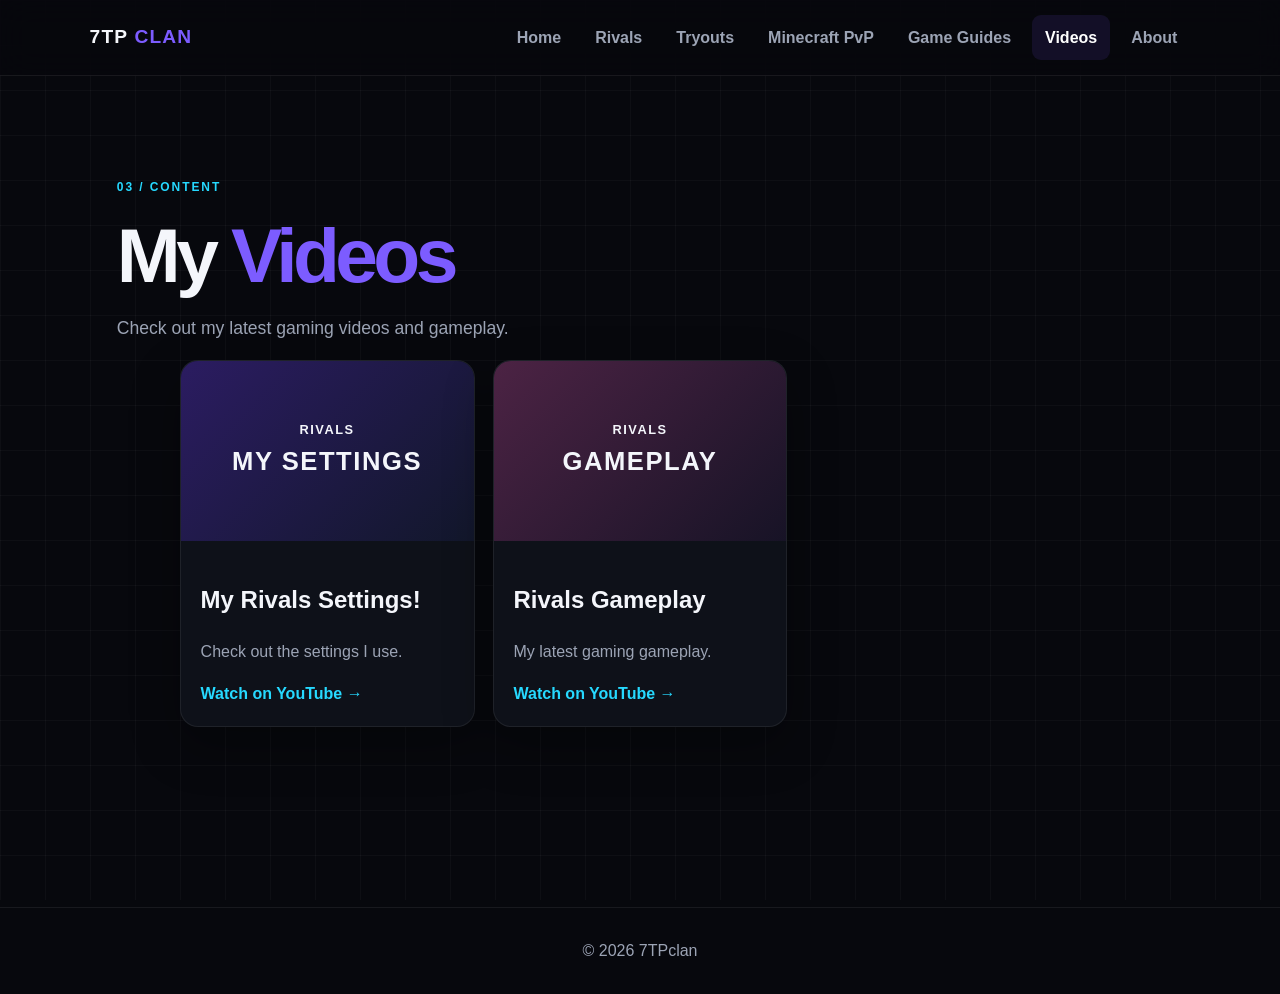
<file: videos.html>
<!DOCTYPE html>
<html lang="en">

<head>
  <meta charset="UTF-8">
  <meta name="viewport" content="width=device-width,initial-scale=1.0">
  <title>Videos | 7TPclan</title>
  <link rel="stylesheet" href="style.css">
</head>

<body>

<header>
  <a class="logo" href="index.html">7TP <span>CLAN</span></a>

  <nav>
    <a href="index.html">Home</a>
    <a href="rivals.html">Rivals</a>
    <a href="tryouts.html">Tryouts</a>
    <a href="minecraft.html">Minecraft PvP</a>
    <a href="game-guides.html">Game Guides</a>
    <a class="active" href="videos.html">Videos</a>
    <a href="about.html">About</a>
  </nav>
</header>

<main class="page">

  <p class="eyebrow">03 / CONTENT</p>

  <h1>My <span>Videos</span></h1>

  <p class="lead">
    Check out my latest gaming videos and gameplay.
  </p>

  <div class="grid">

    <article class="video">

      <div class="thumb">
        RIVALS<br>
        <b>MY SETTINGS</b>
      </div>

      <div class="inside">

        <h2>My Rivals Settings!</h2>

        <p>
          Check out the settings I use.
        </p>

        <a href="https://www.youtube.com/@ThunderPainYT" class="link" target="_blank" rel="noopener noreferrer">
          Watch on YouTube →
        </a>

      </div>

    </article>

    <article class="video">

      <div class="thumb three">
        RIVALS<br>
        <b>GAMEPLAY</b>
      </div>

      <div class="inside">

        <h2>Rivals Gameplay</h2>

        <p>
          My latest gaming gameplay.
        </p>

        <a href="https://www.youtube.com/@ThunderPainYT" class="link" target="_blank" rel="noopener noreferrer">
          Watch on YouTube →
        </a>

      </div>

    </article>

  </div>

</main>

<footer>
  © <span id="year"></span> 7TPclan
</footer>

<script src="script.js"></script>

</body>
</html>
</file>
<file: style.css>
* {
  box-sizing: border-box;
}

html {
  scroll-behavior: smooth;
}

body {
  margin: 0;
  background: #07080d;
  color: #f4f6fb;
  font-family: Inter, Arial, sans-serif;
  line-height: 1.6;
}

body:before {
  content: "";
  position: fixed;
  inset: 0;
  pointer-events: none;
  background-image:
    linear-gradient(#ffffff08 1px, transparent 1px),
    linear-gradient(90deg, #ffffff08 1px, transparent 1px);
  background-size: 45px 45px;
  z-index: -1;
}

a {
  text-decoration: none;
  color: inherit;
}


/* =========================
   HEADER
========================= */

header {
  height: 76px;
  display: flex;
  align-items: center;
  justify-content: space-between;
  padding: 0 7%;
  position: sticky;
  top: 0;
  z-index: 10;
  background: #07080ddd;
  backdrop-filter: blur(16px);
  border-bottom: 1px solid #ffffff12;
}

.logo {
  font-weight: 900;
  font-size: 1.2rem;
  letter-spacing: 0.06em;
}

.logo span,
h1 span,
h2 span {
  color: #7c5cff;
}

nav {
  display: flex;
  gap: 8px;
}

nav a {
  padding: 10px 13px;
  color: #9ca4b5;
  font-weight: 700;
  border-radius: 9px;
}

nav a:hover,
nav a.active {
  background: #7c5cff1c;
  color: #fff;
}


/* =========================
   GENERAL
========================= */

.hero,
.page {
  max-width: 1200px;
  margin: auto;
}

.eyebrow {
  color: #26d9ff;
  font-size: 0.75rem;
  font-weight: 900;
  letter-spacing: 0.16em;
}

.hero h1,
.page h1 {
  font-size: clamp(3rem, 7vw, 6rem);
  line-height: 0.95;
  letter-spacing: -0.06em;
  margin: 22px 0;
}

.page {
  padding: 90px 6%;
  min-height: 650px;
}

.page h1 {
  font-size: clamp(2.7rem, 6vw, 5rem);
}

.lead {
  color: #9ca4b5;
  max-width: 650px;
  font-size: 1.1rem;
}


/* =========================
   HOME HERO
========================= */

.hero {
  min-height: 620px;
  padding: 90px 6%;
  display: grid;
  grid-template-columns: 1.1fr 0.9fr;
  align-items: center;
  gap: 70px;
}

.hero-box {
  height: 370px;
  border: 1px solid #ffffff12;
  border-radius: 25px;
  background: linear-gradient(145deg, #151927, #090b11);
  display: flex;
  flex-direction: column;
  align-items: center;
  justify-content: center;
  box-shadow: 0 20px 60px #0008;
}

.hero-box strong {
  font-size: 7rem;
  font-weight: 200;
  color: #26d9ff;
  text-shadow: 0 0 35px #26d9ff88;
}

.hero-box small {
  color: #9ca4b5;
  letter-spacing: 0.2em;
}


/* =========================
   BUTTONS
========================= */

.buttons {
  display: flex;
  gap: 12px;
  margin-top: 30px;
}

.btn {
  display: inline-block;
  padding: 13px 20px;
  background: #7c5cff;
  border: 1px solid #7c5cff;
  border-radius: 10px;
  font-weight: 900;
  cursor: pointer;
}

.btn:hover {
  filter: brightness(1.08);
}

.btn.ghost {
  background: #ffffff08;
  border-color: #ffffff14;
}


/* =========================
   CARDS / PANELS / VIDEOS
========================= */

.cards,
.grid {
  display: grid;
  grid-template-columns: repeat(3, 1fr);
  gap: 18px;
  max-width: 1100px;
  margin: 0 auto;
  padding: 0 6% 90px;
}

.card,
.panel,
.video {
  background: #0e1119;
  border: 1px solid #ffffff12;
  border-radius: 18px;
  padding: 25px;
  box-shadow: 0 18px 50px #0005;
}

.card {
  transition: 0.2s;
}

.card:hover {
  transform: translateY(-5px);
  border-color: #7c5cff66;
}

.card i {
  font-style: normal;
  font-size: 2rem;
}

.card h2 {
  margin-bottom: 7px;
}

.card p,
.panel p,
.inside p {
  color: #9ca4b5;
}


/* =========================
   RIVALS SETTINGS
========================= */

.panel div {
  display: flex;
  justify-content: space-between;
  gap: 20px;
  padding: 14px 0;
  border-bottom: 1px solid #ffffff0e;
  color: #9ca4b5;
}

.panel div b {
  color: #fff;
  text-align: right;
}

.panel small {
  color: #26d9ff;
  font-weight: 900;
  letter-spacing: 0.1em;
}

.panel li {
  color: #cbd1df;
  padding: 5px;
}

.tip {
  margin-top: 30px;
  padding: 18px;
  background: #26d9ff0d;
  border: 1px solid #26d9ff22;
  border-radius: 12px;
}


/* =========================
   VIDEOS
========================= */

.video {
  padding: 0;
  overflow: hidden;
}

.thumb {
  height: 180px;
  background: linear-gradient(135deg, #2b1c61, #12172b);
  display: flex;
  align-items: center;
  justify-content: center;
  flex-direction: column;
  font-weight: 900;
  letter-spacing: 0.12em;
  font-size: 0.8rem;
}

.thumb b {
  font-size: 1.6rem;
}

.thumb.two {
  background: linear-gradient(135deg, #183f4d, #121a2c);
}

.thumb.three {
  background: linear-gradient(135deg, #4c2344, #171326);
}

.inside {
  padding: 20px;
}

.link {
  color: #26d9ff;
  font-weight: 800;
}


/* =========================
   ABOUT
========================= */

.about {
  text-align: center;
}

.about .lead {
  margin: 0 auto 30px;
}


/* =========================
   CLAN MEMBERS
========================= */

.clan-members {
  max-width: 1200px;
  margin: 70px auto 0;
  padding: 0 6% 80px;
  text-align: center;
}

.clan-members h2,
.tryout-section h2 {
  font-size: clamp(2.5rem, 5vw, 4.5rem);
  line-height: 1;
  letter-spacing: -0.05em;
  margin: 15px 0;
}

.section-lead {
  color: #9ca4b5;
  max-width: 650px;
  margin: 0 auto 40px;
}


/* =========================
   MEMBER GRID
========================= */

.member-grid {
  display: grid;
  grid-template-columns: repeat(3, 1fr);
  gap: 22px;
  margin-top: 40px;
}


/* =========================
   MEMBER CARD
========================= */

.member-card {
  background: #0e1119;
  border: 1px solid #ffffff12;
  border-radius: 20px;
  overflow: hidden;
  box-shadow: 0 18px 50px #0005;
  transition: 0.25s;
}

.member-card:hover {
  transform: translateY(-7px);
  border-color: #7c5cff66;
}

.member-card.featured {
  border-color: #7c5cff35;
}


/* =========================
   MEMBER PHOTO
========================= */

.member-photo {
  height: 280px;
  display: flex;
  align-items: flex-end;
  justify-content: center;
  overflow: hidden;
  background: linear-gradient(145deg, #151927, #090b11);
}

.member-photo img {
  width: 100%;
  height: 100%;
  object-fit: contain;
  object-position: center bottom;
  display: block;
}


/* =========================
   MEMBER INFO
========================= */

.member-info {
  padding: 22px;
}

.member-info h3 {
  font-size: 1.5rem;
  margin: 5px 0;
}

.member-info p:last-child {
  color: #9ca4b5;
  margin: 0;
}


/* =========================
   MEMBER ROLES
========================= */

.member-role {
  font-size: 0.72rem;
  font-weight: 900;
  letter-spacing: 0.12em;
  margin: 0 0 8px;
}

.member-role.leader {
  color: #26d9ff;
}

.member-role.vice {
  color: #7c5cff;
}

.member-role.command {
  color: #9ca4b5;
}


/* =========================
   TRYOUTS
========================= */

.tryout-section {
  max-width: 1100px;
  margin: 60px auto 0;
  padding-bottom: 50px;
}

.tryout-section > h2,
.host-title {
  font-size: clamp(2.2rem, 5vw, 4rem);
  line-height: 1;
  letter-spacing: -0.05em;
  margin: 50px 0 25px;
}

.tryout-section h2 span,
.host-title span {
  color: #7c5cff;
}


/* =========================
   TRYOUT REQUIREMENTS
========================= */

.tryout-requirements {
  display: grid;
  grid-template-columns: repeat(2, 1fr);
  gap: 18px;
}

.requirement {
  display: flex;
  align-items: center;
  gap: 20px;
  padding: 25px;
  background: #0e1119;
  border: 1px solid #ffffff12;
  border-radius: 18px;
  box-shadow: 0 18px 50px #0005;
}

.requirement-icon {
  font-size: 2.5rem;
  flex-shrink: 0;
}

.requirement h3 {
  margin: 0 0 5px;
  font-size: 1.4rem;
}

.requirement h3 span {
  color: #9ca4b5;
  font-size: 0.8rem;
}

.requirement p {
  margin: 0;
  color: #9ca4b5;
}

.requirement.optional {
  border-color: #7c5cff35;
}


/* =========================
   TRYOUT HOSTS
========================= */

.host-title {
  margin-top: 80px;
  text-align: center;
}

.host-grid {
  display: grid;
  grid-template-columns: repeat(3, 1fr);
  gap: 18px;
}

.host-card {
  padding: 25px;
  text-align: center;
  background: #0e1119;
  border: 1px solid #ffffff12;
  border-radius: 18px;
  box-shadow: 0 18px 50px #0005;
  transition: 0.2s;
}

.host-card:hover {
  transform: translateY(-5px);
  border-color: #7c5cff66;
}

.host-card h3 {
  margin: 5px 0;
  font-size: 1.35rem;
}

.host-card p:last-child {
  color: #9ca4b5;
  margin: 0;
}

.host-role {
  font-size: 0.72rem;
  font-weight: 900;
  letter-spacing: 0.12em;
  margin: 0;
}

.host-role.leader {
  color: #26d9ff;
}

.host-role.vice {
  color: #7c5cff;
}

.host-role.command {
  color: #9ca4b5;
}


/* =========================
   TRYOUT ACTION
========================= */

.tryout-action {
  margin: 75px auto 0;
  max-width: 800px;
  padding: 45px 30px;
  text-align: center;
  background: linear-gradient(145deg, #151927, #090b11);
  border: 1px solid #ffffff12;
  border-radius: 20px;
  box-shadow: 0 18px 50px #0005;
}

.tryout-action h2 {
  margin: 0 0 10px;
  font-size: 2.2rem;
}

.tryout-action h2 span {
  color: #7c5cff;
}

.tryout-action p {
  color: #9ca4b5;
  margin-bottom: 25px;
}


/* =========================
   VIP TRYOUT SERVERS
========================= */

.vip-servers {
  margin-top: 80px;
  text-align: center;
}

.vip-servers h2 {
  font-size: clamp(2.5rem, 5vw, 4rem);
  line-height: 1;
  letter-spacing: -0.05em;
  margin: 15px 0;
}

.vip-servers h2 span {
  color: #7c5cff;
}

.vip-server-grid {
  display: grid;
  grid-template-columns: repeat(2, 1fr);
  gap: 18px;
  margin-top: 40px;
}

.vip-server-card {
  padding: 30px;
  background: #0e1119;
  border: 1px solid #ffffff12;
  border-radius: 18px;
  box-shadow: 0 18px 50px #0005;
  text-align: center;
  transition: 0.2s;
}

.vip-server-card:hover {
  transform: translateY(-5px);
  border-color: #7c5cff66;
}

.vip-server-card h3 {
  font-size: 1.5rem;
  margin: 10px 0 5px;
}

.vip-server-card p {
  color: #9ca4b5;
}

.vip-server-status {
  color: #26d9ff;
  font-size: 0.75rem;
  font-weight: 900;
  letter-spacing: 0.12em;
}

.vip-server-status.ended {
  color: #ff6b6b;
}

.server-disabled {
  display: inline-block;
  padding: 13px 20px;
  background: #ffffff08;
  border: 1px solid #ffffff12;
  border-radius: 10px;
  color: #777f90;
  font-weight: 800;
}


/* =========================
   DISCORD
========================= */

.discord-join {
  max-width: 900px;
  margin: 50px auto 0;
  padding: 45px 30px;
  text-align: center;
  background: linear-gradient(145deg, #151927, #090b11);
  border: 1px solid #ffffff12;
  border-radius: 20px;
  box-shadow: 0 18px 50px #0005;
}

.discord-join h2 {
  margin: 0 0 10px;
  font-size: 2rem;
}

.discord-join p {
  color: #9ca4b5;
  margin: 0 0 25px;
}


/* =========================
   STAFF PANEL
========================= */

.staff-login,
.staff-dashboard {
  max-width: 1000px;
  margin: auto;
}


/* LOGIN */

.login-box {
  max-width: 500px;
  margin: 40px auto;
  padding: 35px;
  background: #0e1119;
  border: 1px solid #ffffff12;
  border-radius: 18px;
  box-shadow: 0 18px 50px #0005;
}

.login-box label,
.staff-box label {
  display: block;
  margin-bottom: 8px;
  color: #cbd1df;
  font-weight: 700;
}

input {
  width: 100%;
  padding: 14px 16px;
  margin-bottom: 20px;
  background: #07080d;
  color: #fff;
  border: 1px solid #ffffff16;
  border-radius: 10px;
  outline: none;
  font: inherit;
}

input:focus {
  border-color: #7c5cff;
}

.login-box .btn {
  width: 100%;
}

#loginMessage {
  margin-top: 15px;
  color: #ff6b6b;
  text-align: center;
}


/* STAFF DASHBOARD */

.staff-dashboard {
  padding-bottom: 60px;
}

.staff-box {
  margin: 35px 0;
  padding: 30px;
  background: #0e1119;
  border: 1px solid #ffffff12;
  border-radius: 18px;
  box-shadow: 0 18px 50px #0005;
}

.staff-box h2 {
  margin-top: 0;
  margin-bottom: 25px;
}

.staff-box h2 span {
  color: #7c5cff;
}


/* STAFF SERVER CARD */

.server-admin-card {
  padding: 22px;
  margin-top: 18px;
  background: #090b11;
  border: 1px solid #ffffff12;
  border-radius: 14px;
}

.server-admin-card h3 {
  margin: 0 0 8px;
}

.server-admin-card p {
  color: #9ca4b5;
}

.server-status {
  font-size: 0.8rem;
  font-weight: 900;
  letter-spacing: 0.08em;
  margin-bottom: 15px;
}

.status-active {
  color: #26d9ff;
}

.status-ended {
  color: #ff6b6b;
}

.server-actions {
  display: flex;
  gap: 10px;
  flex-wrap: wrap;
}

.server-actions button {
  border: 0;
  cursor: pointer;
  font: inherit;
  font-weight: 800;
}

.btn-small {
  padding: 10px 14px;
  border-radius: 8px;
  background: #7c5cff;
  color: #fff;
}

.btn-danger {
  padding: 10px 14px;
  border-radius: 8px;
  background: #3a1418;
  color: #ff7a7a;
}

.btn-start {
  padding: 10px 14px;
  border-radius: 8px;
  background: #12343b;
  color: #26d9ff;
}

.btn-ended {
  padding: 10px 14px;
  border-radius: 8px;
  background: #2b1417;
  color: #ff6b6b;
}

.empty-servers {
  color: #9ca4b5;
  text-align: center;
  padding: 20px;
}


/* =========================
   FOOTER
========================= */

footer {
  padding: 30px 7%;
  border-top: 1px solid #ffffff12;
  color: #9ca4b5;
  text-align: center;
}


/* =========================
   TABLET
========================= */

@media (max-width: 800px) {

  header {
    padding: 0 5%;
  }

  nav {
    gap: 0;
  }

  nav a {
    font-size: 0.8rem;
    padding: 8px;
  }

  .hero {
    grid-template-columns: 1fr;
    padding-top: 60px;
  }

  .hero-box {
    height: 280px;
  }

  .cards,
  .grid,
  .member-grid,
  .host-grid {
    grid-template-columns: 1fr;
  }

  .buttons {
    flex-direction: column;
  }

  .btn {
    text-align: center;
  }

  .page {
    padding-top: 60px;
  }

  .member-photo {
    height: 300px;
  }

  .tryout-requirements {
    grid-template-columns: 1fr;
  }

  .vip-server-grid {
    grid-template-columns: 1fr;
  }

}


/* =========================
   MOBILE
========================= */

@media (max-width: 520px) {

  nav {
    flex-wrap: wrap;
    justify-content: flex-end;
  }

  header {
    height: auto;
    min-height: 76px;
    padding: 12px 5%;
    gap: 10px;
  }

  .logo {
    font-size: 1rem;
  }

  nav a {
    font-size: 0.72rem;
    padding: 6px;
  }

  .hero h1 {
    font-size: 3.2rem;
  }

  .member-grid {
    grid-template-columns: 1fr;
  }

  .panel div {
    flex-wrap: wrap;
  }

  .login-box,
  .staff-box {
    padding: 22px;
  }

  .server-actions {
    flex-direction: column;
  }

  .server-actions button {
    width: 100%;
  }

}

/* =========================
   CURRENT SITE UPDATE
========================= */

nav {
  flex-wrap: wrap;
}

nav a,
.btn,
.card,
.host-card,
.vip-server-card,
.member-card {
  transition: color 180ms ease, background-color 180ms ease, border-color 180ms ease, transform 180ms ease, filter 180ms ease;
}

.btn:hover,
.btn:focus-visible {
  filter: brightness(1.12);
  transform: translateY(-1px);
}

a:focus-visible,
button:focus-visible {
  outline: 2px solid #26d9ff;
  outline-offset: 3px;
}

.latest-update {
  max-width: 1100px;
  margin: 0 auto 70px;
  padding: 28px 30px;
  display: flex;
  align-items: center;
  justify-content: space-between;
  gap: 24px;
  background: linear-gradient(120deg, #151927, #0b0d15);
  border: 1px solid #7c5cff44;
  border-radius: 18px;
}

.latest-update-copy { max-width: 720px; }
.latest-update h2 { margin: 6px 0 10px; font-size: clamp(1.5rem, 3vw, 2.25rem); line-height: 1.15; }
.latest-update h2 span { color: #7c5cff; }
.latest-update p:not(.eyebrow) { margin: 0; color: #9ca4b5; }
.update-label { flex-shrink: 0; padding: 8px 12px; border: 1px solid #26d9ff44; border-radius: 999px; color: #26d9ff; font-size: .7rem; font-weight: 900; letter-spacing: .08em; }

.tryout-status-panel {
  display: flex;
  align-items: flex-start;
  gap: 16px;
  margin: 30px 0 50px;
  padding: 22px;
  background: #0e1119;
  border: 1px solid #ffffff16;
  border-radius: 16px;
}
.tryout-status-panel .eyebrow { margin: 0 0 5px; }
.tryout-status-panel h2 { margin: 0 0 5px; font-size: 1.35rem; letter-spacing: 0; line-height: 1.25; }
.tryout-status-panel p:not(.eyebrow) { margin: 4px 0 0; color: #9ca4b5; }
.tryout-status-dot { width: 12px; height: 12px; flex: 0 0 12px; margin-top: 7px; border-radius: 50%; background: #9ca4b5; box-shadow: 0 0 0 5px #9ca4b51a; }
.tryout-status-panel[data-status="running"] { border-color: #26d9ff55; }
.tryout-status-panel[data-status="running"] .tryout-status-dot { background: #26d9ff; box-shadow: 0 0 0 5px #26d9ff20; }
.tryout-status-panel[data-status="open"] { border-color: #7c5cff66; }
.tryout-status-panel[data-status="open"] .tryout-status-dot { background: #7c5cff; box-shadow: 0 0 0 5px #7c5cff22; }
.tryout-status-panel[data-status="closed"] .tryout-status-dot { background: #ff6b6b; box-shadow: 0 0 0 5px #ff6b6b20; }
.server-host { font-size: .9rem; }

.intro-overlay {
  position: fixed;
  inset: 0;
  z-index: 1000;
  display: grid;
  place-items: center;
  overflow: hidden;
  background: #06060b;
  opacity: 1;
  visibility: visible;
  transition: opacity 420ms ease, visibility 420ms ease;
}
.intro-overlay.intro-dismissed { opacity: 0; visibility: hidden; pointer-events: none; }
.intro-grid {
  position: absolute;
  inset: -50%;
  background-image: linear-gradient(#7c5cff14 1px, transparent 1px), linear-gradient(90deg, #7c5cff14 1px, transparent 1px);
  background-size: 42px 42px;
  transform: perspective(500px) rotateX(55deg) scale(1.5);
  mask-image: linear-gradient(transparent, #000 35%, #000 70%, transparent);
  animation: intro-grid-drift 3s linear infinite;
}
.intro-content { position: relative; z-index: 1; text-align: center; padding: 24px; animation: intro-reveal 850ms cubic-bezier(.2,.8,.2,1) both; }
.intro-eyebrow { margin: 0; color: #26d9ff; font-size: .72rem; font-weight: 900; letter-spacing: .35em; }
.intro-logo { margin: 8px 0; font-size: clamp(3.5rem, 15vw, 7rem); font-weight: 1000; line-height: 1; letter-spacing: -.07em; text-shadow: 0 0 32px #7c5cff55; }
.intro-logo span { color: #7c5cff; }
.intro-tagline { color: #b9bfd0; font-size: .75rem; font-weight: 800; letter-spacing: .18em; }
.intro-skip { margin-top: 28px; padding: 10px 15px; color: #e9e6ff; background: #ffffff0a; border: 1px solid #ffffff2b; border-radius: 999px; cursor: pointer; font: inherit; font-size: .85rem; }
.intro-skip:hover { border-color: #7c5cff; background: #7c5cff20; }
.intro-progress { position: absolute; bottom: 0; left: 0; right: 0; height: 3px; background: #ffffff10; }
.intro-progress span { display: block; width: 100%; height: 100%; background: linear-gradient(90deg, #26d9ff, #7c5cff); transform-origin: left; animation: intro-progress 2.6s linear both; }
@keyframes intro-reveal { from { opacity: 0; transform: translateY(18px) scale(.94); filter: blur(8px); } to { opacity: 1; transform: translateY(0) scale(1); filter: blur(0); } }
@keyframes intro-grid-drift { from { transform: perspective(500px) rotateX(55deg) scale(1.5) translateY(0); } to { transform: perspective(500px) rotateX(55deg) scale(1.5) translateY(42px); } }
@keyframes intro-progress { from { transform: scaleX(0); } to { transform: scaleX(1); } }

@media (max-width: 800px) {
  .latest-update { margin: 0 6% 55px; flex-direction: column; align-items: flex-start; }
  .tryout-status-panel { margin-top: 24px; }
}

@media (max-width: 520px) {
  header { align-items: flex-start; flex-direction: column; }
  nav { width: 100%; justify-content: flex-start; gap: 4px; }
  nav a { padding: 8px 9px; font-size: .76rem; }
  .latest-update { padding: 22px; }
  .tryout-status-panel { padding: 18px; }
  .intro-tagline { font-size: .65rem; letter-spacing: .1em; }
}

@media (prefers-reduced-motion: reduce) {
  html { scroll-behavior: auto; }
  *, *::before, *::after { animation-duration: .01ms !important; animation-iteration-count: 1 !important; transition-duration: .01ms !important; }
}


/* =========================
   GAME GUIDES EXPANSION
========================= */
.guide-hero { max-width:1100px; margin:0 auto 34px; padding:34px; border:1px solid #7c5cff44; border-radius:20px; background:linear-gradient(130deg,#17152a,#0d1019 65%); }
.guide-hero h1 { margin:8px 0 14px; font-size:clamp(2.4rem,6vw,4.8rem); line-height:1; letter-spacing:-.055em; }
.guide-hero p { max-width:720px; color:#aab2c3; }
.guide-grid { display:grid; grid-template-columns:repeat(2,minmax(0,1fr)); gap:20px; max-width:1100px; margin:30px auto; }
.guide-card { display:block; overflow:hidden; padding:0; background:#0e1119; border:1px solid #ffffff16; border-radius:18px; transition:transform .2s,border-color .2s; }
.guide-card:hover { transform:translateY(-5px); border-color:#7c5cff88; }
.guide-card-art { min-height:155px; display:flex; align-items:flex-end; padding:22px; background:radial-gradient(circle at 80% 15%,#7c5cff66,transparent 38%),linear-gradient(135deg,#1a2140,#10131d); }
.guide-card-art.egg { background:radial-gradient(circle at 80% 15%,#26d9ff55,transparent 38%),linear-gradient(135deg,#18384a,#10131d); }
.guide-card-art b { font-size:1.8rem; letter-spacing:-.04em; }
.guide-card-copy { padding:22px; }
.guide-card-copy p { color:#9ca4b5; }
.guide-tags { display:flex; flex-wrap:wrap; gap:8px; margin-top:14px; }
.guide-tags span { padding:5px 9px; border:1px solid #ffffff18; border-radius:999px; color:#cbd1df; font-size:.75rem; }
.guide-section { max-width:1100px; margin:38px auto; }
.guide-section h2 { font-size:clamp(1.6rem,4vw,2.4rem); margin:0 0 16px; }
.guide-section h2 span { color:#7c5cff; }
.guide-columns { display:grid; grid-template-columns:repeat(2,minmax(0,1fr)); gap:16px; }
.guide-panel { padding:22px; background:#0e1119; border:1px solid #ffffff14; border-radius:16px; }
.guide-panel h3 { margin:0 0 8px; }
.guide-panel p,.guide-panel li { color:#aab2c3; }
.guide-panel ul { padding-left:20px; }
.guide-note { margin:20px 0; padding:18px 20px; border-left:3px solid #26d9ff; background:#26d9ff0c; border-radius:0 12px 12px 0; color:#cbd1df; }
.fruit-table { width:100%; border-collapse:collapse; background:#0e1119; border:1px solid #ffffff16; border-radius:14px; overflow:hidden; }
.fruit-table th,.fruit-table td { padding:14px 16px; text-align:left; border-bottom:1px solid #ffffff12; }
.fruit-table th { color:#26d9ff; font-size:.8rem; letter-spacing:.08em; text-transform:uppercase; }
.fruit-table td { color:#cbd1df; }
.fruit-table tr:last-child td { border-bottom:0; }
.guide-disclaimer { color:#8992a5; font-size:.88rem; }
@media(max-width:700px){.guide-grid,.guide-columns{grid-template-columns:1fr}.guide-hero{padding:24px}.fruit-table{display:block;overflow-x:auto;white-space:nowrap}}
</file>
